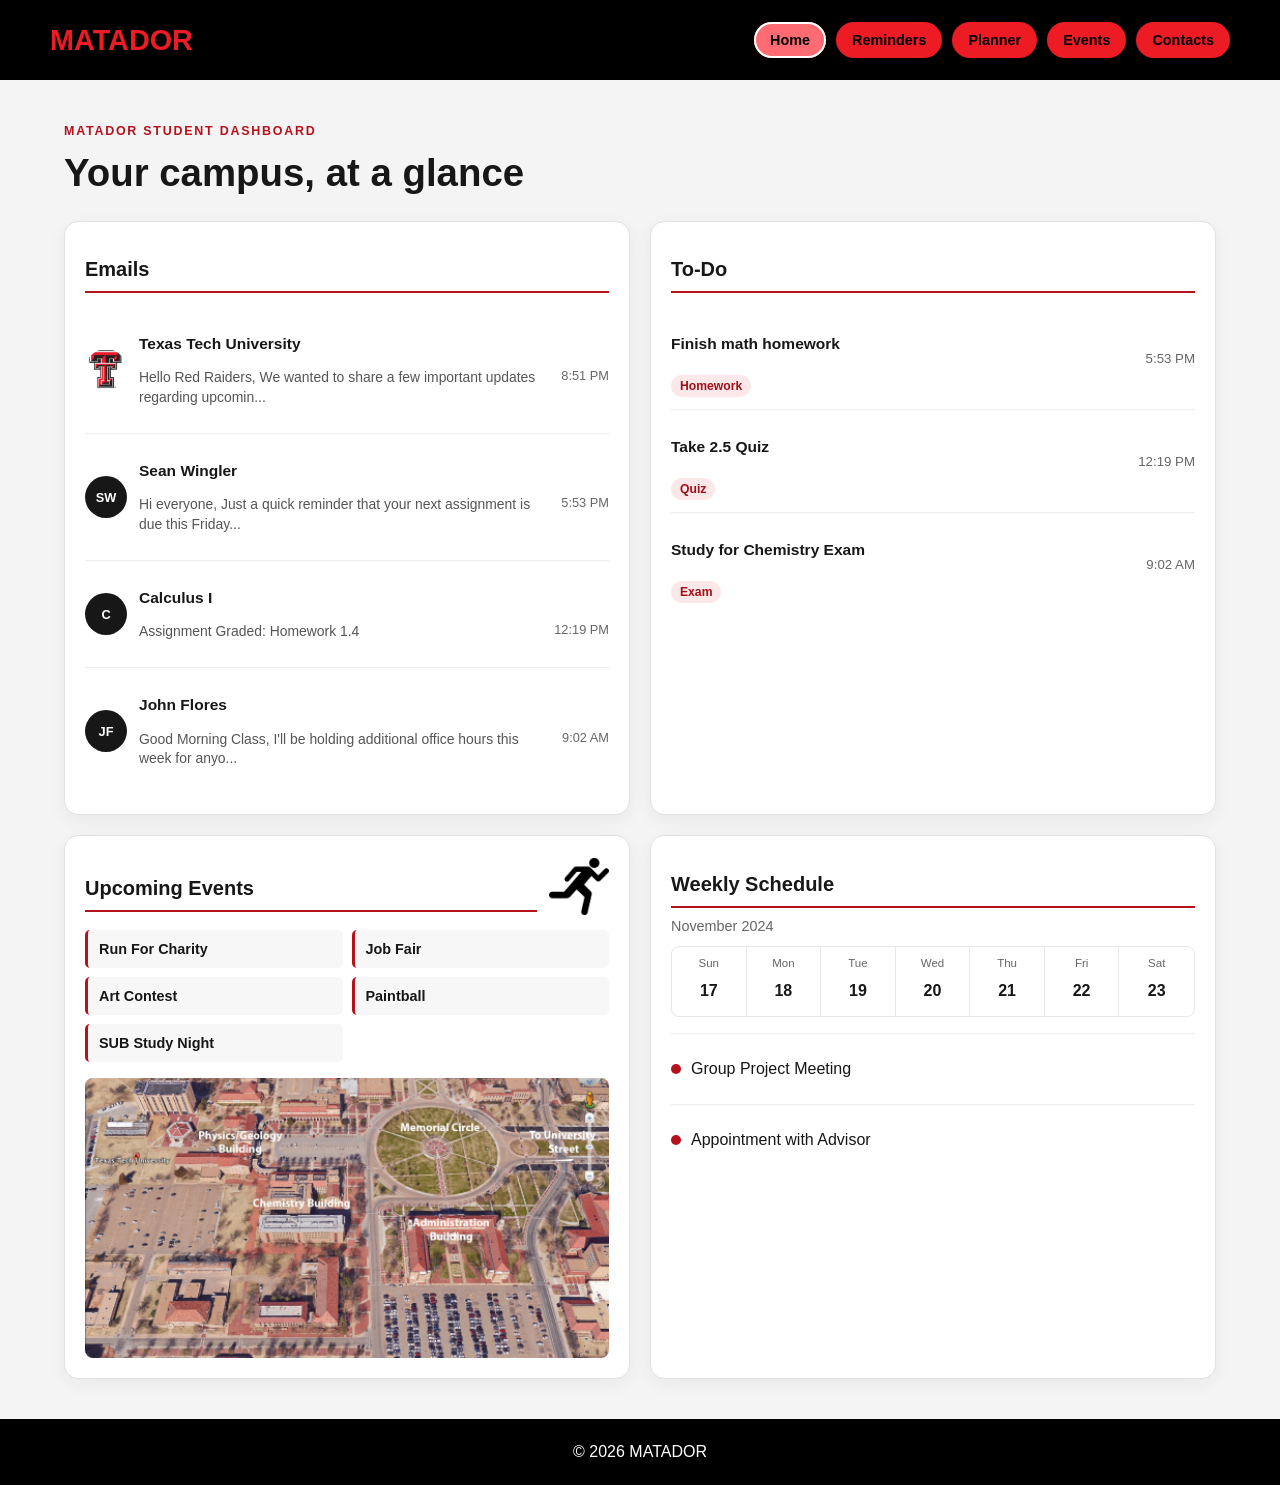
<file: index.html>
<!DOCTYPE html>
<html lang="en">
<head>
    <meta charset="UTF-8">
    <meta name="viewport" content="width=device-width, initial-scale=1.0">
    <title>MATADOR | Home</title>
    <link rel="stylesheet" href="global.css">
    <link rel="stylesheet" href="home.css">
    <link rel="stylesheet" href="shared.css">
</head>
<body>
    <header>
        <nav class="navbar" aria-label="Main navigation">
            <h1 class="logo"><a href="index.html">MATADOR</a></h1>
            <ul class="nav-links">
                <li><a href="index.html" aria-current="page">Home</a></li>
                <li><a href="reminders.html">Reminders</a></li>
                <li><a href="planner.html">Planner</a></li>
                <li><a href="events.html">Events</a></li>
                <li><a href="contacts.html">Contacts</a></li>
            </ul>
        </nav>
    </header>

    <main class="home-dashboard">
        <header class="dashboard-intro">
            <p>MATADOR STUDENT DASHBOARD</p>
            <h1>Your campus, at a glance</h1>
        </header>

        <div class="dashboard-grid">
            <section class="dashboard-card" aria-labelledby="emails-heading">
                <h2 id="emails-heading">Emails</h2>
                <article class="dashboard-item email-item">
                    <img src="images/ttu.png" alt="" class="email-avatar">
                    <div><h3>Texas Tech University</h3><time datetime="20:51">8:51 PM</time>
                        <p>Hello Red Raiders, We wanted to share a few important updates regarding upcomin...</p></div>
                </article>
                <article class="dashboard-item email-item">
                    <span class="email-avatar initials">SW</span>
                    <div><h3>Sean Wingler</h3><time datetime="17:53">5:53 PM</time>
                        <p>Hi everyone, Just a quick reminder that your next assignment is due this Friday...</p></div>
                </article>
                <article class="dashboard-item email-item">
                    <span class="email-avatar initials">C</span>
                    <div><h3>Calculus I</h3><time datetime="12:19">12:19 PM</time>
                        <p>Assignment Graded: Homework 1.4</p></div>
                </article>
                <article class="dashboard-item email-item">
                    <span class="email-avatar initials">JF</span>
                    <div><h3>John Flores</h3><time datetime="09:02">9:02 AM</time>
                        <p>Good Morning Class, I'll be holding additional office hours this week for anyo...</p></div>
                </article>
            </section>

            <section class="dashboard-card" aria-labelledby="todo-heading">
                <h2 id="todo-heading">To-Do</h2>
                <article class="dashboard-item task-item">
                    <div><h3>Finish math homework</h3><span class="task-tag">Homework</span></div>
                    <time datetime="17:53">5:53 PM</time>
                </article>
                <article class="dashboard-item task-item">
                    <div><h3>Take 2.5 Quiz</h3><span class="task-tag">Quiz</span></div>
                    <time datetime="12:19">12:19 PM</time>
                </article>
                <article class="dashboard-item task-item">
                    <div><h3>Study for Chemistry Exam</h3><span class="task-tag">Exam</span></div>
                    <time datetime="09:02">9:02 AM</time>
                </article>
            </section>

            <section class="dashboard-card events-card" aria-labelledby="events-heading">
                <div class="card-heading">
                    <h2 id="events-heading">Upcoming Events</h2>
                    <img src="images/runningman.png" alt="" class="events-illustration">
                </div>
                <ul class="event-list">
                    <li>Run For Charity</li>
                    <li>Job Fair</li>
                    <li>Art Contest</li>
                    <li>Paintball</li>
                    <li>SUB Study Night</li>
                </ul>
                <img class="campus-map" src="images/campusmap.jpg" alt="Map showing upcoming event locations">
            </section>

            <section class="dashboard-card schedule-card" aria-labelledby="schedule-heading">
                <h2 id="schedule-heading">Weekly Schedule</h2>
                <p class="schedule-month">November 2024</p>
                <div class="week-grid" aria-label="Week of November 17 to 23">
                    <div><span>Sun</span><time datetime="2024-11-17">17</time></div>
                    <div><span>Mon</span><time datetime="2024-11-18">18</time></div>
                    <div><span>Tue</span><time datetime="2024-11-19">19</time></div>
                    <div><span>Wed</span><time datetime="2024-11-20">20</time></div>
                    <div><span>Thu</span><time datetime="2024-11-21">21</time></div>
                    <div><span>Fri</span><time datetime="2024-11-22">22</time></div>
                    <div><span>Sat</span><time datetime="2024-11-23">23</time></div>
                </div>
                <article class="schedule-event"><span></span><p>Group Project Meeting</p></article>
                <article class="schedule-event"><span></span><p>Appointment with Advisor</p></article>
            </section>
        </div>
    </main>

    <footer><p>© 2026 MATADOR</p></footer>
</body>
</html>
</file>
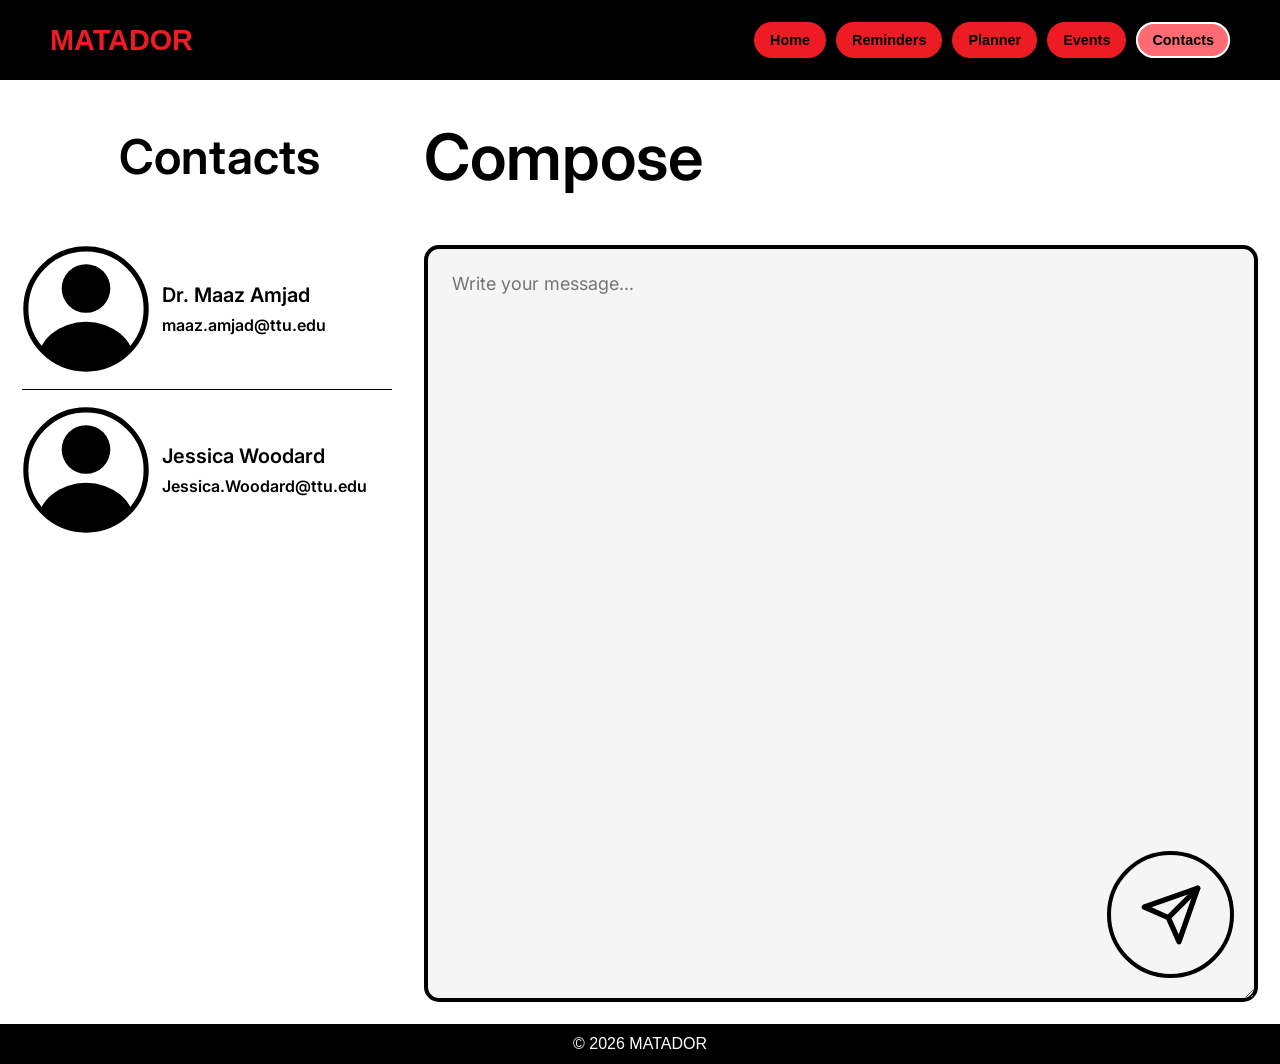
<file: contacts.html>
<!DOCTYPE html>
<html lang="en">
<head>
  <meta charset="UTF-8">
  <meta name="viewport" content="width=device-width, initial-scale=1.0">
  <title>Contacts | MATADOR</title>
  <link rel="preconnect" href="https://fonts.googleapis.com">
  <link rel="preconnect" href="https://fonts.gstatic.com" crossorigin>
  <link rel="stylesheet" href="https://fonts.googleapis.com/css2?family=Inter:wght@400;600&display=swap">
  <link rel="stylesheet" href="global.css">
  <link rel="stylesheet" href="styles.css">
  <link rel="stylesheet" href="shared.css">
</head>
<body class="page-contacts">

  <!-- Navigation bar (same on every page) -->
  <header>
    <nav class="navbar" aria-label="Main navigation">
        <h1 class="logo"><a href="index.html">MATADOR</a></h1>

        <ul class="nav-links">
            <li><a href="index.html">Home</a></li>
            <li><a href="reminders.html">Reminders</a></li>
            <li><a href="planner.html">Planner</a></li>
            <li><a href="events.html">Events</a></li>
            <li><a href="contacts.html" aria-current="page">Contacts</a></li>
        </ul>
    </nav>
  </header>

  <main class="contacts-layout">

    <!-- Left side: contact list -->
    <section class="contacts-section" aria-labelledby="contacts-heading">
      <div class="contacts-header">
        <button class="menu-button" type="button" aria-label="Open contacts menu">
          <span></span>
          <span></span>
          <span></span>
        </button>
        <h1 id="contacts-heading">Contacts</h1>
      </div>

      <ul class="contact-list">
        <li class="contact">
          <img src="images/avatar.svg" alt="Profile picture for Dr. Maaz Amjad" class="avatar">
          <div class="contact-info">
            <p class="contact-name">Dr. Maaz Amjad</p>
            <a href="mailto:maaz.amjad@ttu.edu" class="contact-email">maaz.amjad@ttu.edu</a>
          </div>
        </li>
        <li class="contact">
          <img src="images/avatar.svg" alt="Profile picture for Jessica Woodard" class="avatar">
          <div class="contact-info">
            <p class="contact-name">Jessica Woodard</p>
            <a href="mailto:Jessica.Woodard@ttu.edu" class="contact-email">Jessica.Woodard@ttu.edu</a>
          </div>
        </li>
      </ul>
    </section>

    <!-- Right side: compose box -->
    <section class="compose-section" aria-labelledby="compose-heading">
      <h2 id="compose-heading">Compose</h2>
      <form class="compose-box" action="#">
        <label for="message" class="visually-hidden">Message</label>
        <textarea id="message" name="message" placeholder="Write your message..."></textarea>
        <button type="submit" class="send-button" aria-label="Send message">
          <svg viewBox="0 0 24 24" fill="none" stroke="currentColor" stroke-width="2"
               stroke-linecap="round" stroke-linejoin="round" aria-hidden="true" focusable="false">
            <path d="M22 2 11 13"/>
            <path d="M22 2 15 22 11 13 2 9 22 2z"/>
          </svg>
        </button>
      </form>
    </section>

  </main>

  <!-- Footer (same on every page) -->
  <footer>
        <p>© 2026 MATADOR</p>
    </footer>

</body>
</html>
</file>
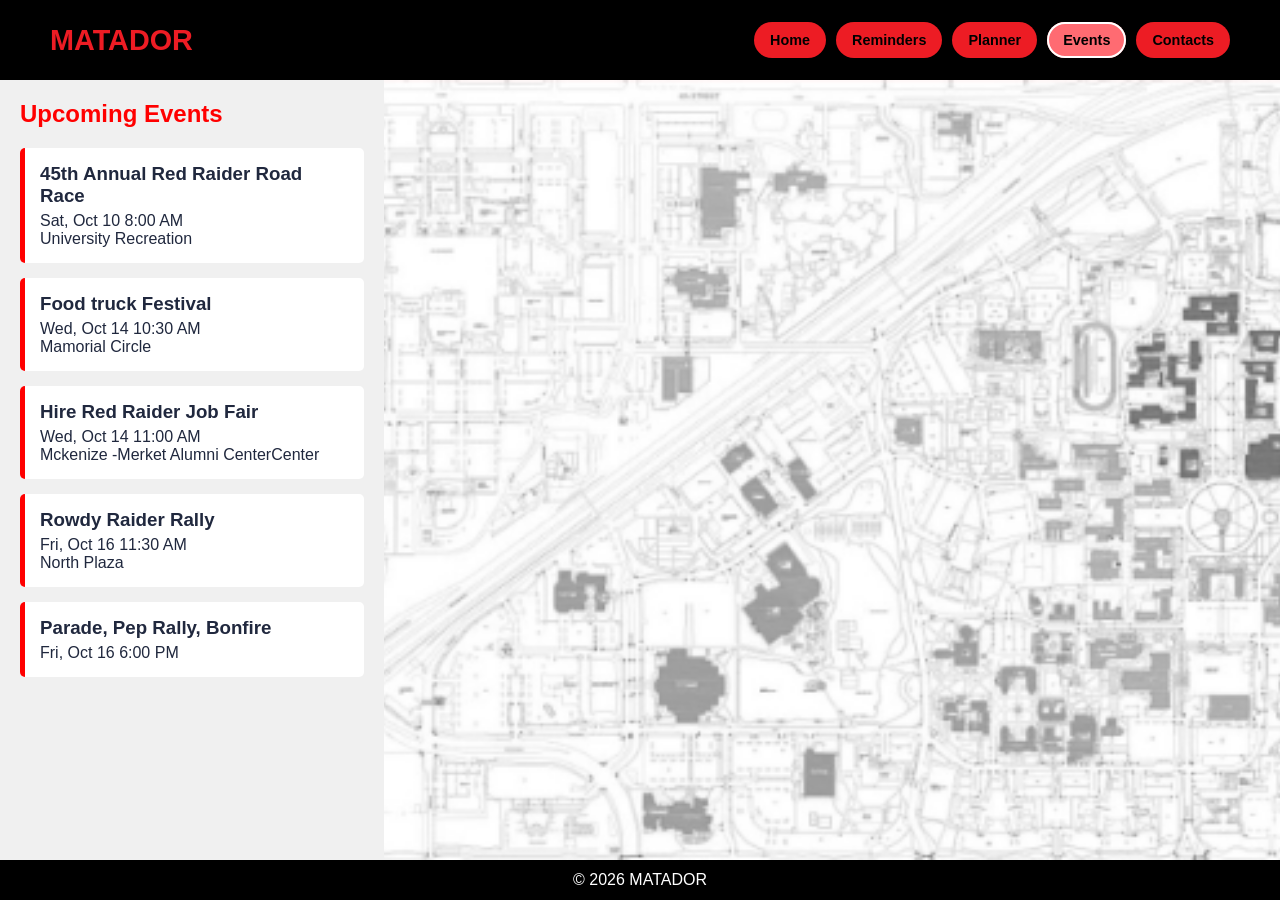
<file: events.html>
<!DOCTYPE html>
<html lang="en">
<head>
    <meta charset="UTF-8">
    <meta name="viewport" content="width=device-width, initial-scale=1.0">
    <title>Events | MATADOR</title>
    <link rel="stylesheet" href="global.css">
    <link rel="stylesheet" href="styles.css">
    <link rel="stylesheet" href="shared.css">
</head>
<body>

    <!-- NAVIGATION BAR -->
    <nav class="navbar" aria-label="Main navigation">

        <h1 class="logo">
            <a href="index.html">MATADOR</a>
        </h1>

        <ul class="nav-links">
            <li><a href="index.html">Home</a></li>
            <li><a href="reminders.html">Reminders</a></li>
            <li><a href="planner.html">Planner</a></li>
            <li><a href="events.html" aria-current="page">Events</a></li>
            <li><a href="contacts.html">Contacts</a></li>
        </ul>

    </nav>

    <!-- MAIN CONTENT -->
    <div class="main-layout">

        <!-- UPCOMING EVENTS -->
        <section class="events-panel">

            <h2>Upcoming Events</h2>

            <div class="event-card">
                <h3>45th Annual Red Raider Road Race</h3>
                <p>Sat, Oct 10  8:00 AM</p>
                <p>University Recreation</p>
            </div>

            <div class="event-card">
                <h3>Food truck Festival</h3>
                <p>Wed, Oct 14  10:30 AM</p>
                <p>Mamorial Circle</p>
            </div>

            <div class="event-card">
                <h3>Hire Red Raider Job Fair</h3>
                <p>Wed, Oct 14  11:00 AM</p>
                <p>Mckenize -Merket Alumni CenterCenter</p>
            </div>

            <div class="event-card">
                <h3>Rowdy Raider Rally</h3>
                <p>Fri, Oct 16  11:30 AM</p>
                <p>North Plaza</p>
            </div>

            <div class="event-card">
                <h3>Parade, Pep Rally, Bonfire</h3>
                <p>Fri, Oct 16  6:00 PM</p>
                <p></p>
            </div>

        </section>

        <!-- CAMPUS MAP -->
        <section class="map-panel">

            <img src="images/ttumap.png"
                 alt="Campus Map">

        </section>

    </div>

    <!-- FOOTER -->
    <footer>
        <p>© 2026 MATADOR</p>
    </footer>

</body>
</html>
</file>
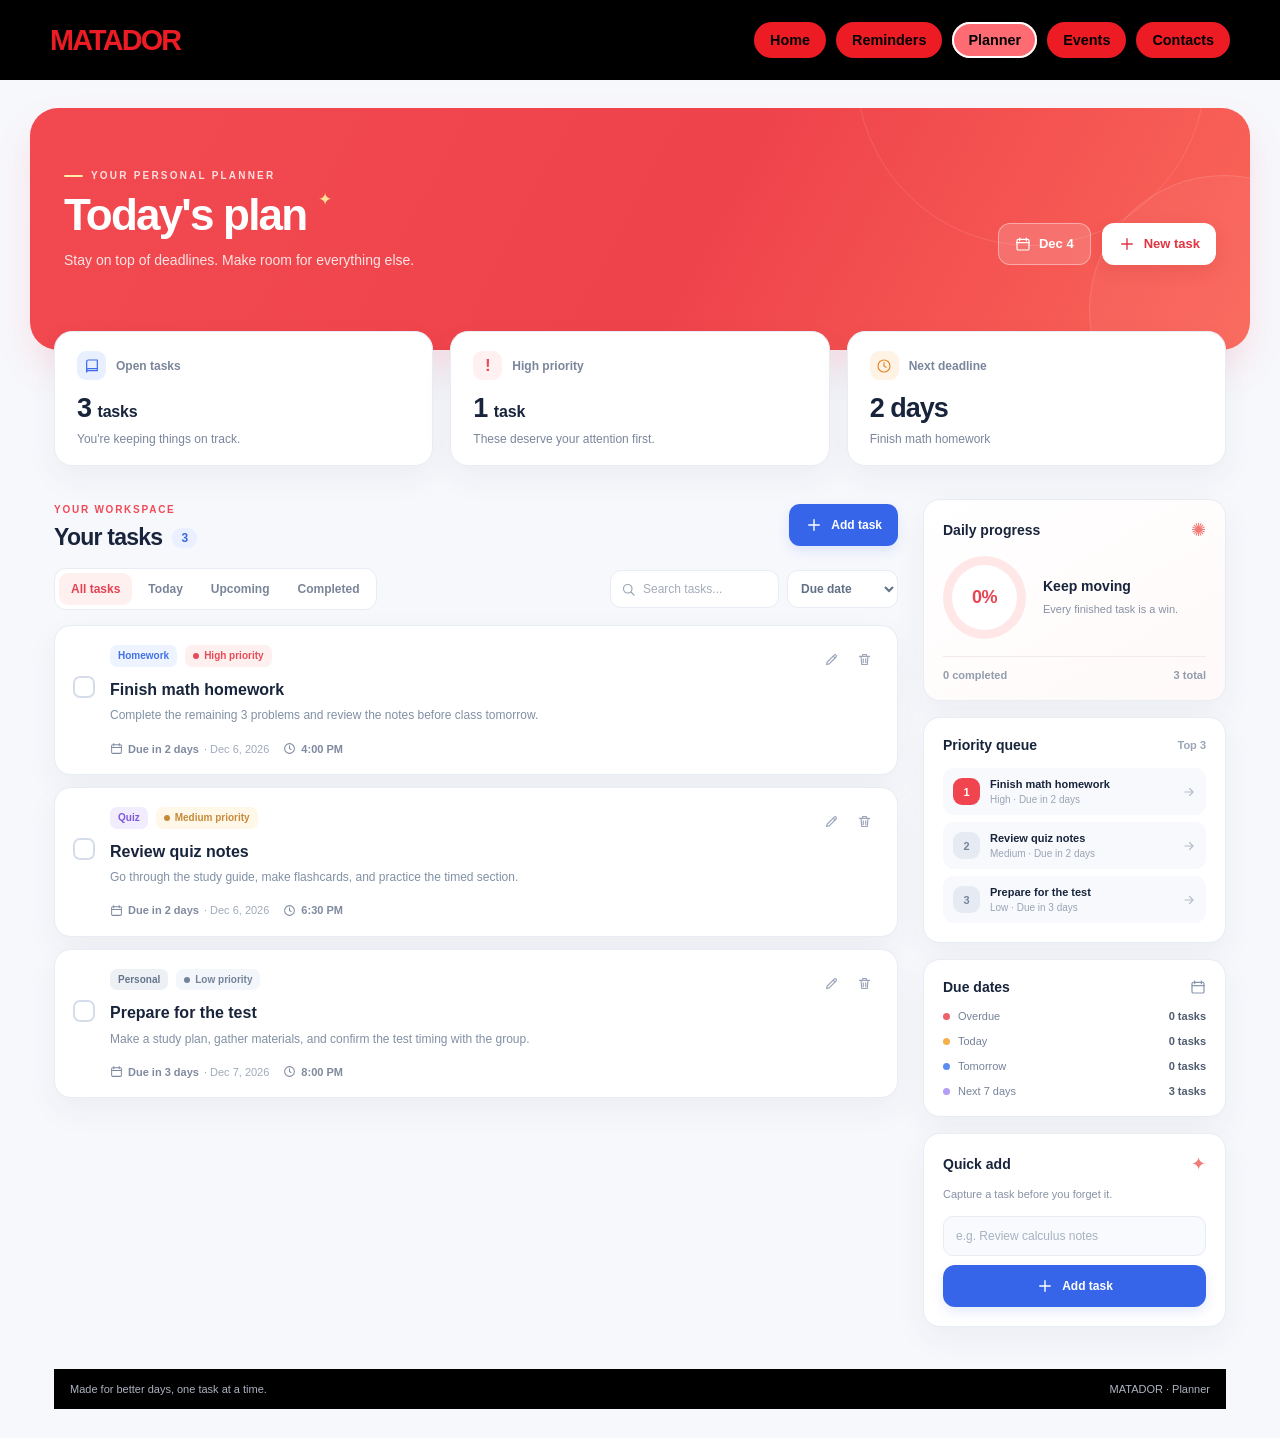
<file: planner.html>
<!DOCTYPE html>
<html lang="en">
<head>
  <meta charset="UTF-8" />
  <meta name="viewport" content="width=device-width, initial-scale=1" />
  <meta name="theme-color" content="#f0444e" />
  <meta name="description" content="A student planner for managing assignments, events, reminders, and deadlines." />
  <title>Planner | MATADOR</title>
  <link rel="stylesheet" href="global.css" />
  <link rel="stylesheet" href="style.css" />
  <link rel="stylesheet" href="shared.css" />
</head>
<body>
  <!-- Shared icons: no external image files or icon packages required. -->
  <svg class="icon-library" xmlns="http://www.w3.org/2000/svg" aria-hidden="true">
    <symbol id="i-calendar" viewBox="0 0 24 24"><rect x="3" y="5" width="18" height="16" rx="2"/><path d="M7 3v4M17 3v4M3 10h18"/></symbol>
    <symbol id="i-plus" viewBox="0 0 24 24"><path d="M12 5v14M5 12h14"/></symbol>
    <symbol id="i-search" viewBox="0 0 24 24"><circle cx="10.8" cy="10.8" r="6.8"/><path d="m16 16 5 5"/></symbol>
    <symbol id="i-pencil" viewBox="0 0 24 24"><path d="m4 20 4.3-1 11-11a2.1 2.1 0 0 0-3-3l-11 11L4 20ZM14.5 6.5l3 3"/></symbol>
    <symbol id="i-trash" viewBox="0 0 24 24"><path d="M4 7h16M9 7V4h6v3M6.5 7l1 13h9l1-13M10 11v6M14 11v6"/></symbol>
    <symbol id="i-clock" viewBox="0 0 24 24"><circle cx="12" cy="12" r="9"/><path d="M12 7v5l3 2"/></symbol>
    <symbol id="i-check" viewBox="0 0 24 24"><path d="m5 12 4.5 4.5L19 7"/></symbol>
    <symbol id="i-arrow" viewBox="0 0 24 24"><path d="M5 12h14m-6-6 6 6-6 6"/></symbol>
    <symbol id="i-book" viewBox="0 0 24 24"><path d="M4 5.5A2.5 2.5 0 0 1 6.5 3H20v16H6.5A2.5 2.5 0 0 0 4 21V5.5ZM4 18.5A2.5 2.5 0 0 1 6.5 16H20"/></symbol>
  </svg>

  <header>
    <nav class="navbar" aria-label="Main navigation">
    <h1 class="logo"><a href="index.html">MATADOR</a></h1>
    <ul class="nav-links">
      <li><a href="index.html">Home</a></li>
      <li><a href="reminders.html">Reminders</a></li>
      <li><a href="planner.html" aria-current="page">Planner</a></li>
      <li><a href="events.html">Events</a></li>
      <li><a href="contacts.html">Contacts</a></li>
    </ul>
    </nav>
  </header>
  <main class="app-shell">
    <section class="hero" aria-label="Planner header">
      <div class="hero-content">
        <div>
          <div class="eyebrow"><span class="eyebrow-line"></span> YOUR PERSONAL PLANNER</div>
          <h1>Today's plan<span class="hero-spark">✦</span></h1>
          <p class="hero-subtitle">Stay on top of deadlines. Make room for everything else.</p>
        </div>
        <div class="hero-actions">
          <button type="button" id="todayButton" class="date-chip" title="Show tasks due today"><svg class="icon"><use href="#i-calendar"/></svg><span id="todayText">Today</span></button>
          <button type="button" class="btn btn-white" id="openAddTask"><svg class="icon"><use href="#i-plus"/></svg> New task</button>
        </div>
      </div>
      <div class="hero-decoration hero-decoration-one"></div>
      <div class="hero-decoration hero-decoration-two"></div>
    </section>

    <section class="summary-row" aria-label="Task overview">
      <div class="summary-card">
        <div class="summary-top"><span class="summary-icon summary-icon-blue"><svg class="icon"><use href="#i-book"/></svg></span><span class="summary-label">Open tasks</span></div>
        <div class="summary-main" id="openCount">0 <span>tasks</span></div>
        <p class="summary-caption" id="openCaption">Your to-do list is ready.</p>
      </div>
      <div class="summary-card">
        <div class="summary-top"><span class="summary-icon summary-icon-red">!</span><span class="summary-label">High priority</span></div>
        <div class="summary-main" id="priorityCount">0 <span>tasks</span></div>
        <p class="summary-caption" id="priorityCaption">Nothing urgent right now.</p>
      </div>
      <div class="summary-card">
        <div class="summary-top"><span class="summary-icon summary-icon-orange"><svg class="icon"><use href="#i-clock"/></svg></span><span class="summary-label">Next deadline</span></div>
        <div class="summary-main" id="nextDeadline">All clear</div>
        <p class="summary-caption" id="deadlineCaption">No upcoming deadlines.</p>
      </div>
    </section>

    <div class="planner-content">
      <section class="tasks-column" aria-labelledby="tasksHeading">
        <div class="section-heading-row">
          <div><span class="section-kicker">YOUR WORKSPACE</span><h2 id="tasksHeading">Your tasks <span class="task-count-pill" id="taskCountPill">0</span></h2></div>
          <button class="btn btn-primary add-inline" type="button" id="addTaskInline"><svg class="icon"><use href="#i-plus"/></svg> Add task</button>
        </div>

        <div class="task-toolbar">
          <div class="tab-row" role="group" aria-label="Filter tasks">
            <button class="tab active" type="button" data-filter="all" aria-pressed="true">All tasks</button>
            <button class="tab" type="button" data-filter="today" aria-pressed="false">Today</button>
            <button class="tab" type="button" data-filter="upcoming" aria-pressed="false">Upcoming</button>
            <button class="tab" type="button" data-filter="completed" aria-pressed="false">Completed</button>
          </div>
          <div class="tools-row">
            <label class="search-box"><svg class="icon"><use href="#i-search"/></svg><span class="sr-only">Search tasks</span><input id="searchInput" type="search" placeholder="Search tasks..." autocomplete="off" /></label>
            <label class="select-wrap"><span class="sr-only">Sort tasks</span><select id="sortSelect"><option value="due">Due date</option><option value="priority">Priority</option><option value="newest">Newest first</option></select></label>
          </div>
        </div>

        <div id="taskList" class="task-list" aria-live="polite"></div>
        <div id="emptyState" class="empty-state" hidden>
          <div class="empty-illustration"><svg class="icon"><use href="#i-check"/></svg></div>
          <h3 id="emptyHeading">Nothing here yet</h3><p id="emptyMessage">Add your first task to get started.</p>
          <button type="button" class="btn btn-primary" id="emptyAddTask"><svg class="icon"><use href="#i-plus"/></svg> Create task</button>
        </div>
        <button type="button" id="clearCompleted" class="clear-completed" hidden>Clear completed tasks</button>
      </section>

      <aside class="sidebar" aria-label="Planner details">
        <div class="side-card focus-card">
          <div class="side-card-heading"><h3>Daily progress</h3><span class="small-emoji">✺</span></div>
          <div class="focus-main">
            <div id="progressRing" class="progress-ring" role="img" aria-label="0 percent complete"><span id="progressValue">0%</span></div>
            <div><strong id="progressHeadline">Keep moving</strong><p id="progressCaption">Check tasks off as you finish them.</p></div>
          </div>
          <div class="progress-footer"><span id="progressDone">0 completed</span><span id="progressTotal">0 total</span></div>
        </div>

        <div class="side-card">
          <div class="side-card-heading"><h3>Priority queue</h3><span class="side-caption">Top 3</span></div>
          <div id="priorityList" class="priority-list"></div>
        </div>

        <div class="side-card">
          <div class="side-card-heading"><h3>Due dates</h3><svg class="icon side-heading-icon"><use href="#i-calendar"/></svg></div>
          <div id="dueList" class="due-list"></div>
        </div>

        <form class="side-card quick-add" id="quickAddForm">
          <div class="side-card-heading"><h3>Quick add</h3><span class="small-emoji">✦</span></div>
          <p>Capture a task before you forget it.</p>
          <label for="quickTitle" class="sr-only">Quick task name</label>
          <input id="quickTitle" type="text" maxlength="100" placeholder="e.g. Review calculus notes" required />
          <button type="submit" class="btn btn-primary btn-full"><svg class="icon"><use href="#i-plus"/></svg> Add task</button>
        </form>
      </aside>
    </div>
    <footer class="footer"><span>Made for better days, one task at a time.</span><span>MATADOR · Planner</span></footer>
  </main>

  <dialog class="task-dialog" id="taskDialog" aria-labelledby="dialogTitle">
    <form id="taskForm" class="task-form">
      <div class="dialog-top"><div><span class="section-kicker">GET ORGANIZED</span><h2 id="dialogTitle">Add a task</h2><p>Give your task a little detail so it's easy to follow.</p></div><button type="button" id="closeDialog" class="close-btn" aria-label="Close task form">×</button></div>
      <label class="field"><span>Task name <span aria-hidden="true">*</span></span><input id="taskTitle" name="title" required maxlength="100" placeholder="What do you need to do?" /></label>
      <label class="field"><span>Description</span><textarea id="taskDescription" name="description" rows="3" maxlength="600" placeholder="Add any notes or details (optional)"></textarea></label>
      <div class="form-grid">
        <label class="field"><span>Category</span><select id="taskCategory" name="category"><option>Homework</option><option>Quiz</option><option>Exam</option><option>Project</option><option>Personal</option><option>Other</option></select></label>
        <label class="field"><span>Priority</span><select id="taskPriority" name="priority"><option>Low</option><option selected>Medium</option><option>High</option></select></label>
        <label class="field"><span>Due date <span aria-hidden="true">*</span></span><input type="date" id="taskDue" name="due" required /></label>
        <label class="field"><span>Reminder time <span class="optional">(optional)</span></span><input type="time" id="taskReminder" name="reminder" /></label>
      </div>
      <div class="dialog-actions"><button type="button" id="cancelDialog" class="btn btn-ghost">Cancel</button><button class="btn btn-primary" type="submit" id="saveTaskButton"><svg class="icon"><use href="#i-check"/></svg> Save task</button></div>
    </form>
  </dialog>
  <div id="toast" class="toast" role="status" aria-live="polite"></div>

  <!-- Everything below powers the planner. No separate JavaScript file needed. -->
  <script>
    (() => {
      'use strict';
      const STORAGE_KEY = 'campusflow.planner.tasks.v1';
      const CATEGORIES = ['Homework', 'Quiz', 'Exam', 'Project', 'Personal', 'Other'];
      const PRIORITIES = ['High', 'Medium', 'Low'];
      const $ = (selector, root = document) => root.querySelector(selector);
      const $$ = (selector, root = document) => [...root.querySelectorAll(selector)];
      const escapeHTML = (value) => String(value ?? '').replace(/[&<>"']/g, ch => ({'&':'&amp;', '<':'&lt;', '>':'&gt;', '"':'&quot;', "'":'&#39;'}[ch]));
      const startOfDay = (date) => new Date(date.getFullYear(), date.getMonth(), date.getDate());
      const localISO = (date) => [date.getFullYear(), String(date.getMonth()+1).padStart(2,'0'), String(date.getDate()).padStart(2,'0')].join('-');
      const dateOffset = (days) => { const date = startOfDay(new Date()); date.setDate(date.getDate()+days); return localISO(date); };
      const dateFromISO = (iso) => { const [y,m,d] = String(iso).split('-').map(Number); return new Date(y,m-1,d); };
      const dayDiff = (iso) => Math.round((dateFromISO(iso) - startOfDay(new Date())) / 86400000);
      const makeId = () => (window.crypto && crypto.randomUUID) ? crypto.randomUUID() : `${Date.now()}-${Math.random().toString(36).slice(2)}`;
      const priorities = {High:0, Medium:1, Low:2};
      const dateLabel = (iso) => { const days = dayDiff(iso); return days < 0 ? `Overdue by ${Math.abs(days)} ${Math.abs(days) === 1 ? 'day':'days'}` : days === 0 ? 'Due today' : days === 1 ? 'Due tomorrow' : `Due in ${days} days`; };
      const friendlyDate = (iso) => dateFromISO(iso).toLocaleDateString(undefined, {month:'short', day:'numeric', year:'numeric'});
      const friendlyTime = (time) => time ? new Date(`2000-01-01T${time}:00`).toLocaleTimeString(undefined, {hour:'numeric', minute:'2-digit'}) : '';
      const seedTasks = () => [
        {id:makeId(), title:'Finish math homework', description:'Complete the remaining 3 problems and review the notes before class tomorrow.', category:'Homework', priority:'High', due:dateOffset(2), reminder:'16:00', completed:false, createdAt:Date.now()-3000},
        {id:makeId(), title:'Review quiz notes', description:'Go through the study guide, make flashcards, and practice the timed section.', category:'Quiz', priority:'Medium', due:dateOffset(2), reminder:'18:30', completed:false, createdAt:Date.now()-2000},
        {id:makeId(), title:'Prepare for the test', description:'Make a study plan, gather materials, and confirm the test timing with the group.', category:'Personal', priority:'Low', due:dateOffset(3), reminder:'20:00', completed:false, createdAt:Date.now()-1000}
      ];
      const validDate = (iso) => /^\d{4}-\d{2}-\d{2}$/.test(iso) && !Number.isNaN(dateFromISO(iso).valueOf()) && localISO(dateFromISO(iso)) === iso;
      const normalizeTask = (value) => {
        if (!value || typeof value !== 'object' || typeof value.title !== 'string' || !validDate(value.due)) return null;
        return {id:String(value.id || makeId()), title:value.title.slice(0,100), description:String(value.description || '').slice(0,600), category:CATEGORIES.includes(value.category) ? value.category:'Other', priority:PRIORITIES.includes(value.priority) ? value.priority:'Medium', due:value.due, reminder:/^([01]\d|2[0-3]):[0-5]\d$/.test(value.reminder || '') ? value.reminder:'', completed:!!value.completed, createdAt:Number(value.createdAt) || Date.now()};
      };
      function loadTasks() {
        try {
          const saved = localStorage.getItem(STORAGE_KEY);
          if (saved !== null) { const data = JSON.parse(saved); if (Array.isArray(data)) return data.map(normalizeTask).filter(Boolean); }
        } catch (error) { console.warn('Could not restore planner tasks:', error); }
        const initial = seedTasks();
        try { localStorage.setItem(STORAGE_KEY, JSON.stringify(initial)); } catch (_) { /* Storage can be disabled. */ }
        return initial;
      }
      let tasks = loadTasks();
      let filter = 'all';
      let search = '';
      let sort = 'due';
      let editingId = null;
      let toastTimer = null;
      function persist() {
        try { localStorage.setItem(STORAGE_KEY, JSON.stringify(tasks)); }
        catch (_) { showToast('Changes are temporary: browser storage is unavailable.'); }
        render();
      }
      function showToast(message) {
        const toast = $('#toast'); toast.textContent = message; toast.classList.add('visible');
        clearTimeout(toastTimer); toastTimer = setTimeout(() => toast.classList.remove('visible'), 3000);
      }
      function filteredTasks() {
        const query = search.trim().toLowerCase();
        return tasks.filter(task => {
          if (filter === 'completed' && !task.completed) return false;
          if (filter === 'today' && (task.completed || dayDiff(task.due) !== 0)) return false;
          if (filter === 'upcoming' && (task.completed || dayDiff(task.due) < 0)) return false;
          if (query && ![task.title, task.description, task.category].join(' ').toLowerCase().includes(query)) return false;
          return true;
        }).sort((a,b) => {
          if (sort === 'newest') return b.createdAt - a.createdAt;
          if (sort === 'priority') return priorities[a.priority]-priorities[b.priority] || a.due.localeCompare(b.due);
          return Number(a.completed)-Number(b.completed) || a.due.localeCompare(b.due) || priorities[a.priority]-priorities[b.priority];
        });
      }
      function taskMarkup(task) {
        const status = task.completed ? 'completed' : (dayDiff(task.due) < 0 ? 'overdue' : '');
        const days = dayDiff(task.due);
        return `<article class="task-card ${status}" data-id="${escapeHTML(task.id)}">
          <label class="task-check-label"><input type="checkbox" class="task-check" aria-label="Mark ${escapeHTML(task.title)} ${task.completed ? 'incomplete':'complete'}" ${task.completed ? 'checked':''} /><span class="task-check-visual"><svg class="icon"><use href="#i-check"/></svg></span></label>
          <div class="task-info">
            <div class="task-meta"><span class="category-pill category-${escapeHTML(task.category.toLowerCase())}">${escapeHTML(task.category)}</span><span class="priority-pill priority-${task.priority.toLowerCase()}"><span class="priority-dot"></span>${escapeHTML(task.priority)} priority</span></div>
            <h3>${escapeHTML(task.title)}</h3>
            ${task.description ? `<p class="task-description">${escapeHTML(task.description)}</p>` : ''}
            <div class="task-bottom"><span class="task-due ${days < 0 && !task.completed ? 'danger' : ''}"><svg class="icon"><use href="#i-calendar"/></svg>${task.completed ? 'Completed' : dateLabel(task.due)} <span class="due-exact">· ${escapeHTML(friendlyDate(task.due))}</span></span>${task.reminder ? `<span class="task-reminder"><svg class="icon"><use href="#i-clock"/></svg>${escapeHTML(friendlyTime(task.reminder))}</span>` : ''}</div>
          </div>
          <div class="task-actions"><button type="button" class="icon-btn edit-task" data-action="edit" aria-label="Edit ${escapeHTML(task.title)}" title="Edit task"><svg class="icon"><use href="#i-pencil"/></svg></button><button type="button" class="icon-btn delete-task" data-action="delete" aria-label="Delete ${escapeHTML(task.title)}" title="Delete task"><svg class="icon"><use href="#i-trash"/></svg></button></div>
        </article>`;
      }
      function render() {
        const active = tasks.filter(task => !task.completed);
        const high = active.filter(task => task.priority === 'High');
        const overdue = active.filter(task => dayDiff(task.due) < 0);
        const upcoming = [...active].sort((a,b) => a.due.localeCompare(b.due) || priorities[a.priority]-priorities[b.priority]);
        $('#openCount').innerHTML = `${active.length} <span>${active.length === 1 ? 'task':'tasks'}</span>`;
        $('#openCaption').textContent = overdue.length ? `${overdue.length} overdue ${overdue.length === 1 ? 'deadline needs':'deadlines need'} attention` : `You're keeping things on track.`;
        $('#priorityCount').innerHTML = `${high.length} <span>${high.length === 1 ? 'task':'tasks'}</span>`;
        $('#priorityCaption').textContent = high.length ? 'These deserve your attention first.' : 'Nothing urgent right now.';
        $('#nextDeadline').textContent = upcoming.length ? (dayDiff(upcoming[0].due) < 0 ? 'Overdue' : dayDiff(upcoming[0].due) === 0 ? 'Today' : dayDiff(upcoming[0].due) === 1 ? 'Tomorrow' : `${dayDiff(upcoming[0].due)} days`) : 'All clear';
        $('#deadlineCaption').textContent = upcoming.length ? upcoming[0].title : 'No upcoming deadlines.';
        $('#taskCountPill').textContent = tasks.length;
        const visible = filteredTasks();
        $('#taskList').innerHTML = visible.map(taskMarkup).join('');
        $('#emptyState').hidden = visible.length !== 0;
        const messages = {all:['No tasks yet','Add a task to start organizing your week.'], today:['All clear today','You have no open tasks due today.'], upcoming:['No upcoming tasks','You have no future tasks waiting.'], completed:['No completed tasks','Finish a task and it will appear here.']};
        $('#emptyHeading').textContent = search ? 'No matching tasks' : messages[filter][0];
        $('#emptyMessage').textContent = search ? 'Try a different search term.' : messages[filter][1];
        $('#emptyAddTask').hidden = !!search;
        $('#clearCompleted').hidden = !tasks.some(task => task.completed);
        $$('.tab').forEach(tab => { const selected = tab.dataset.filter === filter; tab.classList.toggle('active', selected); tab.setAttribute('aria-pressed', String(selected)); });
        const done = tasks.filter(task => task.completed).length;
        const percent = tasks.length ? Math.round(done / tasks.length * 100) : 0;
        $('#progressRing').style.setProperty('--progress', `${percent}%`);
        $('#progressRing').setAttribute('aria-label', `${percent} percent complete`);
        $('#progressValue').textContent = `${percent}%`;
        $('#progressDone').textContent = `${done} completed`;
        $('#progressTotal').textContent = `${tasks.length} total`;
        $('#progressHeadline').textContent = percent === 100 && tasks.length ? 'You did it!' : percent >= 50 ? 'Great momentum!' : 'Keep moving';
        $('#progressCaption').textContent = percent === 100 && tasks.length ? 'Everything is checked off.' : 'Every finished task is a win.';
        const queue = [...active].sort((a,b) => priorities[a.priority]-priorities[b.priority] || a.due.localeCompare(b.due)).slice(0,3);
        $('#priorityList').innerHTML = queue.length ? queue.map((task,index) => `<button type="button" class="priority-item" data-jump-id="${escapeHTML(task.id)}"><span class="priority-rank ${index === 0 ? 'top-rank':''}">${index+1}</span><span class="priority-details"><strong>${escapeHTML(task.title)}</strong><small>${escapeHTML(task.priority)} · ${escapeHTML(dateLabel(task.due))}</small></span><svg class="icon arrow-icon"><use href="#i-arrow"/></svg></button>`).join('') : '<p class="side-empty">No open tasks in your priority queue.</p>';
        const ranges = [
          ['Overdue',active.filter(t => dayDiff(t.due)<0).length,'red'],
          ['Today',active.filter(t => dayDiff(t.due)===0).length,'orange'],
          ['Tomorrow',active.filter(t => dayDiff(t.due)===1).length,'blue'],
          ['Next 7 days',active.filter(t => dayDiff(t.due)>=2 && dayDiff(t.due)<=7).length,'purple']
        ];
        $('#dueList').innerHTML = ranges.map(([label,count,color]) => `<div class="due-row"><span><i class="due-dot due-${color}"></i>${label}</span><strong>${count} ${count === 1 ? 'task':'tasks'}</strong></div>`).join('');
      }
      function setFilter(nextFilter) { filter = nextFilter; render(); }
      function openTaskDialog(task = null) {
        editingId = task ? task.id : null;
        $('#dialogTitle').textContent = task ? 'Edit task' : 'Add a task';
        $('#saveTaskButton').innerHTML = `<svg class="icon"><use href="#i-check"/></svg>${task ? 'Save changes' : 'Save task'}`;
        $('#taskForm').reset();
        $('#taskTitle').value = task?.title || '';
        $('#taskDescription').value = task?.description || '';
        $('#taskCategory').value = task?.category || 'Homework';
        $('#taskPriority').value = task?.priority || 'Medium';
        $('#taskDue').value = task?.due || dateOffset(1);
        $('#taskReminder').value = task?.reminder || '';
        $('#taskDialog').showModal();
        $('#taskTitle').focus();
      }
      function closeTaskDialog() { $('#taskDialog').close(); }
      $('#openAddTask').addEventListener('click', () => openTaskDialog());
      $('#addTaskInline').addEventListener('click', () => openTaskDialog());
      $('#emptyAddTask').addEventListener('click', () => openTaskDialog());
      $('#closeDialog').addEventListener('click', closeTaskDialog);
      $('#cancelDialog').addEventListener('click', closeTaskDialog);
      $('#taskDialog').addEventListener('click', event => { if (event.target === $('#taskDialog')) closeTaskDialog(); });
      $('#taskForm').addEventListener('submit', event => {
        event.preventDefault();
        const title = $('#taskTitle').value.trim();
        const due = $('#taskDue').value;
        if (!title || !validDate(due)) return;
        const details = {title, description:$('#taskDescription').value.trim(), category:$('#taskCategory').value, priority:$('#taskPriority').value, due, reminder:$('#taskReminder').value};
        const current = editingId ? tasks.find(task => task.id === editingId) : null;
        if (current) Object.assign(current, details);
        else tasks.unshift({id:makeId(), ...details, completed:false, createdAt:Date.now()});
        closeTaskDialog();
        setFilter('all');
        search = ''; $('#searchInput').value = '';
        persist();
        showToast(current ? 'Task updated.' : 'Task added to your planner.');
      });
      $('#taskList').addEventListener('change', event => {
        const checkbox = event.target.closest('.task-check');
        if (!checkbox) return;
        const task = tasks.find(item => item.id === checkbox.closest('[data-id]').dataset.id);
        if (!task) return;
        task.completed = checkbox.checked;
        persist(); showToast(task.completed ? 'Nice work! Task completed.' : 'Task moved back to your list.');
      });
      $('#taskList').addEventListener('click', event => {
        const button = event.target.closest('[data-action]');
        if (!button) return;
        const id = button.closest('[data-id]').dataset.id;
        const task = tasks.find(item => item.id === id);
        if (!task) return;
        if (button.dataset.action === 'edit') openTaskDialog(task);
        if (button.dataset.action === 'delete' && window.confirm(`Delete "${task.title}"?`)) {
          tasks = tasks.filter(item => item.id !== id); persist(); showToast('Task deleted.');
        }
      });
      $('#quickAddForm').addEventListener('submit', event => {
        event.preventDefault();
        const title = $('#quickTitle').value.trim();
        if (!title) return;
        tasks.unshift({id:makeId(), title, description:'', category:'Personal', priority:'Medium', due:dateOffset(0), reminder:'', completed:false, createdAt:Date.now()});
        $('#quickTitle').value = '';
        search = ''; $('#searchInput').value = '';
        setFilter('all'); persist(); showToast('Quick task added for today.');
      });
      $$('.tab').forEach(tab => tab.addEventListener('click', () => setFilter(tab.dataset.filter)));
      $('#todayButton').addEventListener('click', () => { search=''; $('#searchInput').value=''; setFilter('today'); $('#tasksHeading').scrollIntoView({behavior:'smooth',block:'start'}); });
      $('#searchInput').addEventListener('input', event => { search=event.target.value; render(); });
      $('#sortSelect').addEventListener('change', event => { sort=event.target.value; render(); });
      $('#priorityList').addEventListener('click', event => {
        const item = event.target.closest('[data-jump-id]'); if (!item) return;
        setFilter('all'); search=''; $('#searchInput').value=''; render();
        const card = $$('.task-card').find(element => element.dataset.id === item.dataset.jumpId);
        if (card) { card.scrollIntoView({behavior:'smooth',block:'center'}); card.classList.add('highlight'); setTimeout(() => card.classList.remove('highlight'), 1600); }
      });
      $('#clearCompleted').addEventListener('click', () => {
        const count = tasks.filter(task => task.completed).length;
        if (!count || !window.confirm(`Permanently delete ${count} completed ${count === 1 ? 'task':'tasks'}?`)) return;
        tasks = tasks.filter(task => !task.completed); persist(); showToast('Completed tasks cleared.');
      });
      $('#todayText').textContent = new Date().toLocaleDateString(undefined, {month:'short', day:'numeric'});
      render();
    })();
  </script>
</body>
</html>
</file>
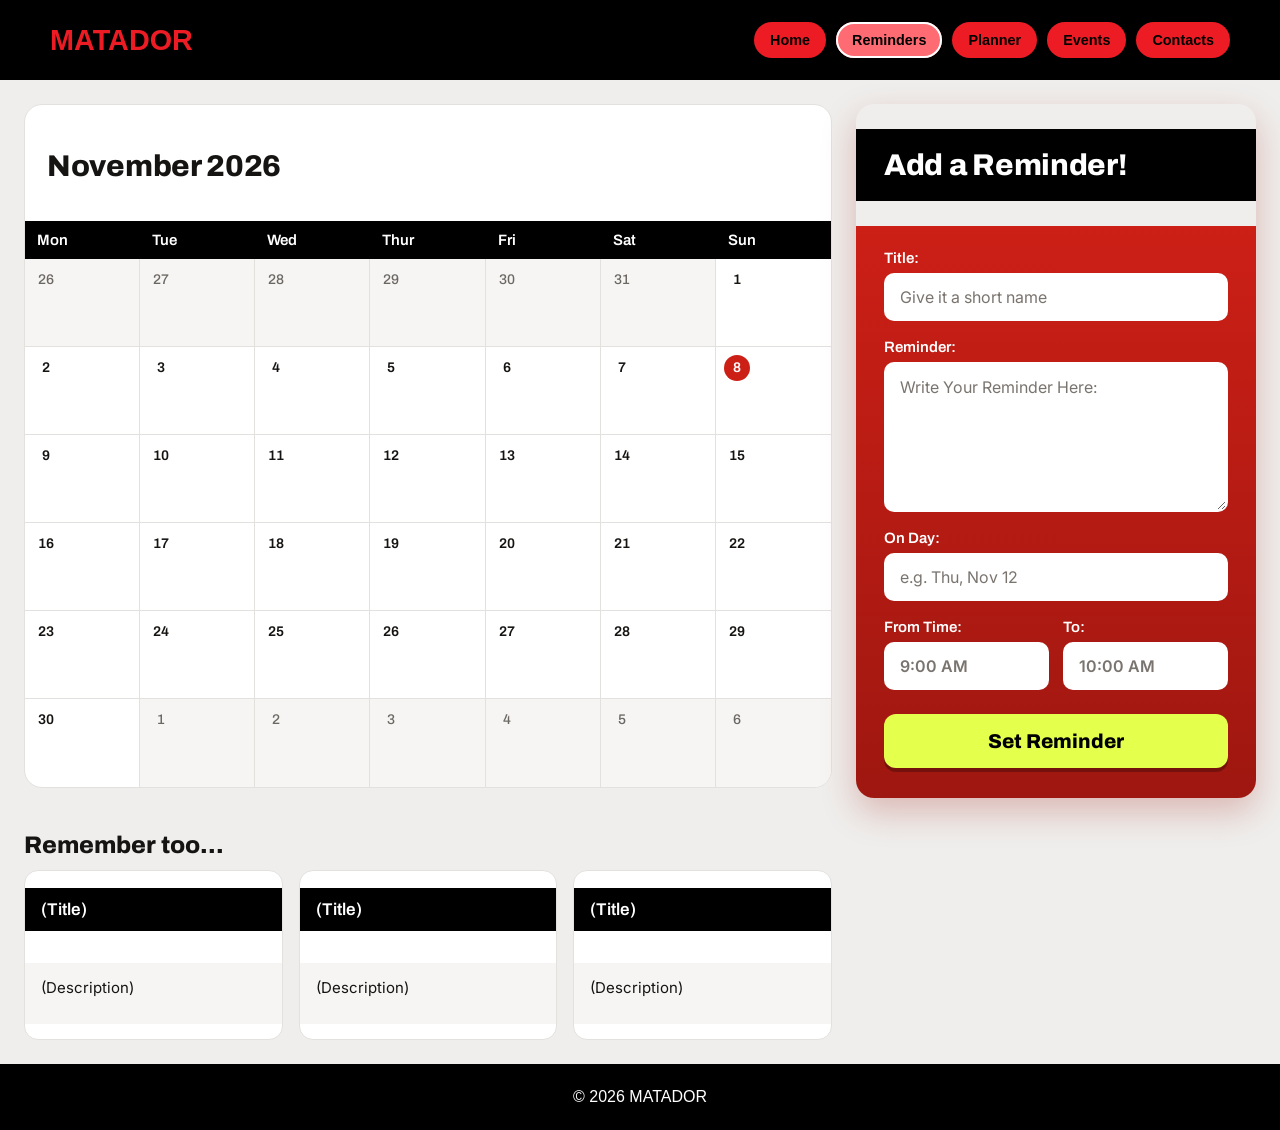
<file: reminders.html>
<!DOCTYPE html>
<html lang="en">
<head>
<meta charset="UTF-8">
<meta name="viewport" content="width=device-width, initial-scale=1, viewport-fit=cover">
<title>Reminders | MATADOR</title>
<link rel="preconnect" href="https://fonts.googleapis.com">
<link rel="preconnect" href="https://fonts.gstatic.com" crossorigin>
<link href="https://fonts.googleapis.com/css2?family=Archivo:wght@500;600;700;800&family=Inter:wght@400;500;600&display=swap" rel="stylesheet">
<link rel="stylesheet" href="global.css">
<link rel="stylesheet" href="reminders.css">
<link rel="stylesheet" href="shared.css">
</head>
<body>
<!-- NAVIGATION BAR -->
<nav class="navbar" aria-label="Main navigation">

  <h1 class="logo">
    <a href="index.html">MATADOR</a>
  </h1>

  <ul class="nav-links">
    <li><a href="index.html">Home</a></li>
    <li><a href="reminders.html" aria-current="page">Reminders</a></li>
    <li><a href="planner.html">Planner</a></li>
    <li><a href="events.html">Events</a></li>
    <li><a href="contacts.html">Contacts</a></li>
  </ul>

</nav>

<main class="layout">
  <section class="left">
    <div class="calendar">
      <div class="cal-top"><h1>November 2026</h1></div>
      <div class="weekdays"><span>Mon</span><span>Tue</span><span>Wed</span><span>Thur</span><span>Fri</span><span>Sat</span><span>Sun</span></div>
      <div class="grid">
        <div class="cell out"><span class="d">26</span></div>
        <div class="cell out"><span class="d">27</span></div>
        <div class="cell out"><span class="d">28</span></div>
        <div class="cell out"><span class="d">29</span></div>
        <div class="cell out"><span class="d">30</span></div>
        <div class="cell out"><span class="d">31</span></div>
        <div class="cell"><span class="d">1</span></div>
        <div class="cell"><span class="d">2</span></div>
        <div class="cell"><span class="d">3</span></div>
        <div class="cell"><span class="d">4</span></div>
        <div class="cell"><span class="d">5</span></div>
        <div class="cell"><span class="d">6</span></div>
        <div class="cell"><span class="d">7</span></div>
        <div class="cell today"><span class="d">8</span></div>
        <div class="cell"><span class="d">9</span></div>
        <div class="cell"><span class="d">10</span></div>
        <div class="cell"><span class="d">11</span></div>
        <div class="cell"><span class="d">12</span></div>
        <div class="cell"><span class="d">13</span></div>
        <div class="cell"><span class="d">14</span></div>
        <div class="cell"><span class="d">15</span></div>
        <div class="cell"><span class="d">16</span></div>
        <div class="cell"><span class="d">17</span></div>
        <div class="cell"><span class="d">18</span></div>
        <div class="cell"><span class="d">19</span></div>
        <div class="cell"><span class="d">20</span></div>
        <div class="cell"><span class="d">21</span></div>
        <div class="cell"><span class="d">22</span></div>
        <div class="cell"><span class="d">23</span></div>
        <div class="cell"><span class="d">24</span></div>
        <div class="cell"><span class="d">25</span></div>
        <div class="cell"><span class="d">26</span></div>
        <div class="cell"><span class="d">27</span></div>
        <div class="cell"><span class="d">28</span></div>
        <div class="cell"><span class="d">29</span></div>
        <div class="cell"><span class="d">30</span></div>
        <div class="cell out"><span class="d">1</span></div>
        <div class="cell out"><span class="d">2</span></div>
        <div class="cell out"><span class="d">3</span></div>
        <div class="cell out"><span class="d">4</span></div>
        <div class="cell out"><span class="d">5</span></div>
        <div class="cell out"><span class="d">6</span></div>
      </div>
    </div>

    <div class="remember">
      <h2>Remember too...</h2>
      <div class="cards">
        <article class="card"><h3>(Title)</h3><p>(Description)</p></article>
        <article class="card"><h3>(Title)</h3><p>(Description)</p></article>
        <article class="card"><h3>(Title)</h3><p>(Description)</p></article>
      </div>
    </div>
  </section>

  <aside class="add-reminder">
    <h2>Add a Reminder!</h2>
    <form class="panel">
      <label class="field"><span>Title:</span><input type="text" placeholder="Give it a short name"></label>
      <label class="field"><span>Reminder:</span><textarea placeholder="Write Your Reminder Here:"></textarea></label>
      <label class="field"><span>On Day:</span><input type="text" placeholder="e.g. Thu, Nov 12"></label>
      <div class="time-row">
        <label class="field"><span>From Time:</span><input type="text" placeholder="9:00 AM"></label>
        <label class="field"><span>To:</span><input type="text" placeholder="10:00 AM"></label>
      </div>
      <button type="button" class="set-btn">Set Reminder</button>
    </form>
  </aside>
</main>

<footer>
  <p>© 2026 MATADOR</p>
</footer>

</body>
</html>
</file>
<file: global.css>
/* Global defaults shared by any team page that imports this file. */
*, *::before, *::after { box-sizing: border-box; }
:root { font-family: Inter, ui-sans-serif, -apple-system, BlinkMacSystemFont, "Segoe UI", sans-serif; color: #20283e; background: #f7f8fc; font-synthesis: none; }
html { min-width: 320px; scroll-behavior: smooth; }
body { margin: 0; min-height: 100vh; }
button, input, select, textarea { font: inherit; }
button { cursor: pointer; }
a { color: inherit; text-decoration: none; }
img, svg { display: block; }
:focus-visible { outline: 3px solid #527af5; outline-offset: 3px; }
[hidden] { display: none !important; }
</file>
<file: home.css>
body {
    display: flex;
    flex-direction: column;
    background: #f4f4f5;
    color: #171717;
}

.home-dashboard {
    width: min(1200px, 100%);
    margin: 0 auto;
    padding: 32px 24px 40px;
}

.dashboard-intro {
    margin-bottom: 24px;
}

.dashboard-intro p {
    color: #b5121b;
    font-size: 0.78rem;
    font-weight: 800;
    letter-spacing: 0.14em;
}

.dashboard-intro h1 {
    margin-top: 6px;
    font-size: clamp(1.7rem, 3vw, 2.4rem);
}

.dashboard-grid {
    display: grid;
    grid-template-columns: repeat(2, minmax(0, 1fr));
    gap: 20px;
}

.dashboard-card {
    min-width: 0;
    padding: 20px;
    border: 1px solid #e1e1e1;
    border-radius: 14px;
    background: #fff;
    box-shadow: 0 5px 18px rgb(0 0 0 / 5%);
}

.dashboard-card h2 {
    margin-bottom: 14px;
    padding-bottom: 10px;
    border-bottom: 2px solid #b5121b;
    font-size: 1.25rem;
}

.dashboard-item {
    display: flex;
    align-items: center;
    justify-content: space-between;
    gap: 12px;
    padding: 12px 0;
    border-bottom: 1px solid #ededed;
}

.dashboard-item:last-child {
    border-bottom: 0;
}

.email-item {
    justify-content: flex-start;
}

.email-item > div {
    min-width: 0;
    flex: 1;
}

.email-item h3,
.task-item h3 {
    font-size: 0.97rem;
}

.email-item time {
    float: right;
    margin-left: 8px;
    color: #666;
    font-size: 0.8rem;
}

.email-item p {
    margin-top: 5px;
    color: #555;
    font-size: 0.87rem;
    line-height: 1.4;
}

.email-avatar {
    width: 42px;
    height: 42px;
    flex: 0 0 42px;
    border-radius: 50%;
    object-fit: cover;
}

.initials {
    display: grid;
    place-items: center;
    background: #171717;
    color: #fff;
    font-size: 0.8rem;
    font-weight: 700;
}

.task-item time {
    flex: 0 0 auto;
    color: #666;
    font-size: 0.83rem;
}

.task-tag {
    display: inline-block;
    margin-top: 7px;
    padding: 4px 9px;
    border-radius: 999px;
    background: #fce8e9;
    color: #a20e17;
    font-size: 0.76rem;
    font-weight: 700;
}

.events-card .card-heading {
    display: flex;
    align-items: center;
    justify-content: space-between;
}

.events-card .card-heading h2 {
    flex: 1;
}

.events-illustration {
    width: 60px;
    height: 60px;
    margin: 0 0 14px 12px;
    object-fit: contain;
}

.event-list {
    display: grid;
    grid-template-columns: repeat(2, minmax(0, 1fr));
    gap: 9px;
    margin: 0 0 16px;
    padding: 0;
    list-style: none;
}

.event-list li {
    padding: 11px;
    border-left: 3px solid #b5121b;
    border-radius: 5px;
    background: #f7f7f7;
    font-size: 0.9rem;
    font-weight: 650;
}

.campus-map {
    display: block;
    width: 100%;
    max-height: 280px;
    border-radius: 8px;
    object-fit: cover;
}

.schedule-month {
    margin: -4px 0 12px;
    color: #666;
    font-size: 0.9rem;
}

.week-grid {
    display: grid;
    grid-template-columns: repeat(7, minmax(0, 1fr));
    margin-bottom: 16px;
    border: 1px solid #e7e7e7;
    border-radius: 8px;
    overflow: hidden;
}

.week-grid > div {
    display: grid;
    justify-items: center;
    gap: 7px;
    padding: 10px 3px;
    border-right: 1px solid #e7e7e7;
}

.week-grid > div:last-child {
    border-right: 0;
}

.week-grid span {
    color: #666;
    font-size: 0.72rem;
}

.week-grid time {
    display: grid;
    place-items: center;
    width: 30px;
    height: 30px;
    border-radius: 50%;
    font-weight: 700;
}

.schedule-event {
    display: flex;
    align-items: center;
    gap: 10px;
    padding: 10px 0;
    border-top: 1px solid #ededed;
}

.schedule-event > span {
    width: 10px;
    height: 10px;
    flex: 0 0 10px;
    border-radius: 50%;
    background: #b5121b;
}

@media (max-width: 700px) {
    .home-dashboard {
        padding: 24px 16px 30px;
    }

    .dashboard-grid {
        grid-template-columns: 1fr;
        gap: 14px;
    }

    .dashboard-card {
        padding: 16px;
    }
}

@media (max-width: 380px) {
    .event-list {
        grid-template-columns: 1fr;
    }

    .week-grid > div {
        padding: 8px 1px;
    }

    .week-grid span {
        font-size: 0.65rem;
    }
}
</file>
<file: shared.css>
.navbar {
    position: relative;
    z-index: 10;
    display: flex;
    min-height: 80px;
    align-items: center;
    justify-content: space-between;
    gap: 24px;
    padding: 12px clamp(18px, 4vw, 50px);
    background: #000;
    font-family: Arial, sans-serif;
}

.logo {
    flex: 0 0 auto;
    margin: 0;
    font-size: 1.8rem;
    line-height: 1;
}

.navbar .logo {
    margin: 0;
}

.logo a {
    color: #ed1c24;
    font-weight: 800;
    text-decoration: none;
}

.nav-links {
    display: flex;
    width: auto;
    flex-wrap: wrap;
    align-items: center;
    justify-content: flex-end;
    gap: 10px;
    margin: 0;
    padding: 0;
    list-style: none;
}

.nav-links a {
    display: inline-block;
    padding: 10px 16px;
    border-radius: 999px;
    background: #ed1c24;
    color: #000;
    font-size: 0.9rem;
    font-weight: 700;
    text-decoration: none;
    transition: background-color 0.18s ease, color 0.18s ease;
}

.nav-links a:hover,
.nav-links a[aria-current="page"] {
    background: #fff;
    color: #b5121b;
}

.nav-links a[aria-current="page"] {
    background: #ff6b72;
    color: #000;
    box-shadow: inset 0 0 0 2px #fff;
}

.navbar a:focus-visible {
    outline: 3px solid #fff;
    outline-offset: 3px;
}

footer {
    display: flex;
    min-height: 40px;
    align-items: center;
    justify-content: center;
    padding: 8px 16px;
    background: #000;
    color: #fff;
    font-family: Arial, sans-serif;
    text-align: center;
}

@media (max-width: 700px) {
    .navbar {
        flex-direction: column;
        align-items: flex-start;
        gap: 14px;
        padding: 16px;
    }

    .logo {
        font-size: 1.6rem;
    }

    .nav-links {
        width: 100%;
        justify-content: flex-start;
        gap: 8px;
    }

    .nav-links a {
        padding: 9px 12px;
        font-size: 0.82rem;
    }
}
</file>
<file: styles.css>
/* RESET */

*{
    margin:0;
    padding:0;
    box-sizing:border-box;
}

/* BODY */

body{
    font-family:Arial, sans-serif;
    background:white;
}

/* MAIN SECTION */

.main-layout{
    display:flex;
    min-height:calc(100vh - 120px);
}

/* EVENTS COLUMN */

.events-panel{
    width:30%;

    background:#f0f0f0;

    padding:20px;

    overflow-y:auto;
}

.events-panel h2{
    color:red;
    margin-bottom:20px;
}

/* EVENT CARDS */

.event-card{
    background:white;

    border-left:5px solid red;

    padding:15px;

    margin-bottom:15px;

    border-radius:5px;
}

.event-card h3{
    margin-bottom:5px;
}

/* MAP SECTION */

.map-panel{
    width:70%;
}

.map-panel img{
    width:100%;
    height:100%;

    object-fit:cover;
}

/* CONTACTS PAGE */

@media (max-width: 760px) {
    .main-layout {
        flex-direction: column;
    }

    .events-panel,
    .map-panel {
        width: 100%;
    }

    .map-panel img {
        max-height: 55vh;
    }
}

.page-contacts {
  margin: 0;
  font-family: "Inter", Helvetica, Arial, sans-serif;
  color: #000000;
  background: #ffffff;
}

.page-contacts * {
  box-sizing: border-box;
}

/* Hides the "Message" label visually but keeps it for screen readers */
.page-contacts .visually-hidden {
  position: absolute;
  width: 1px;
  height: 1px;
  overflow: hidden;
  clip: rect(0, 0, 0, 0);
  white-space: nowrap;
}

/* ---------- Layout: contact list on the left, compose on the right ---------- */
.page-contacts .contacts-layout {
  display: grid;
  grid-template-columns: minmax(300px, 370px) 1fr;
  gap: 32px;
  padding: 22px;
}

/* Hamburger icon + "Contacts" heading */
.page-contacts .contacts-header {
  display: flex;
  align-items: center;
  gap: 24px;
  min-height: 111px;
}

.page-contacts .menu-button {
  flex-shrink: 0;
  display: flex;
  flex-direction: column;
  justify-content: space-between;
  width: 73px;
  height: 50px;
  padding: 0;
  background: none;
  border: none;
  cursor: pointer;
}

.page-contacts .menu-button span {
  display: block;
  height: 5px;
  background: #000000;
}

.page-contacts .menu-button:focus-visible {
  outline: 3px solid #ff0000;
  outline-offset: 4px;
}

/* Headings: "Contacts" is 48px and "Compose" is 64px in Figma */
.page-contacts .contacts-section h1,
.page-contacts .compose-section h2 {
  margin: 0;
  font-weight: 600;
  line-height: 1.1;
}

.page-contacts .contacts-section h1 {
  font-size: 48px;
}

.page-contacts .compose-section h2 {
  display: flex;
  align-items: center;
  min-height: 111px;
  font-size: 64px;
}

/* ---------- Contact list ---------- */
.page-contacts .contact-list {
  list-style: none;
  margin: 32px 0 0;
  padding: 0;
}

.page-contacts .contact {
  display: flex;
  align-items: center;
  gap: 12px;
  padding: 16px 0;
}

.page-contacts .contact:first-child {
  padding-top: 0;
}

/* Divider line between contacts */
.page-contacts .contact + .contact {
  border-top: 1px solid #000000;
}

.page-contacts .avatar {
  flex-shrink: 0;
  width: 128px;
  height: 128px;
}

.page-contacts .contact-name {
  margin: 0 0 8px;
  font-size: 20px;
  font-weight: 600;
}

.page-contacts .contact-email {
  color: #000000;
  font-size: 16px;
  font-weight: 600;
  text-decoration: none;
  overflow-wrap: anywhere;
}

.page-contacts .contact-email:hover,
.page-contacts .contact-email:focus-visible {
  text-decoration: underline;
}

/* ---------- Compose box ---------- */
.page-contacts .compose-box {
  position: relative;
  margin-top: 32px;
}

.page-contacts .compose-box textarea {
  display: block;
  width: 100%;
  min-height: 757px;
  padding: 24px 24px 170px;
  background: #f5f5f5;
  border: 4px solid #000000;
  border-radius: 15px;
  font: inherit;
  font-size: 18px;
  resize: vertical;
}

.page-contacts .compose-box textarea:focus-visible {
  outline: 3px solid #ff0000;
  outline-offset: 2px;
}

/* Round send button in the bottom-right corner */
.page-contacts .send-button {
  position: absolute;
  right: 24px;
  bottom: 24px;
  display: grid;
  place-items: center;
  width: 127px;
  height: 127px;
  border: 4px solid #000000;
  border-radius: 50%;
  background: #f5f5f5;
  color: #000000;
  cursor: pointer;
}

.page-contacts .send-button svg {
  width: 64px;
  height: 64px;
}

.page-contacts .send-button:hover {
  background: #e2e2e2;
}

.page-contacts .send-button:focus-visible {
  outline: 3px solid #ff0000;
  outline-offset: 3px;
}

/* ---------- Phones and small screens ---------- */
@media (max-width: 800px) {
  .page-contacts .contacts-layout {
    grid-template-columns: 1fr;
    gap: 24px;
    padding: 16px;
  }

  .page-contacts .contacts-header,
  .page-contacts .compose-section h2 {
    min-height: 0;
  }

  .page-contacts .menu-button {
    width: 44px;
    height: 32px;
  }

  .page-contacts .menu-button span {
    height: 4px;
  }

  .page-contacts .contacts-section h1 {
    font-size: 36px;
  }

  .page-contacts .compose-section h2 {
    font-size: 40px;
  }

  .page-contacts .avatar {
    width: 72px;
    height: 72px;
  }

  .page-contacts .contact-list,
  .page-contacts .compose-box {
    margin-top: 16px;
  }

  .page-contacts .compose-box textarea {
    min-height: 320px;
    padding-bottom: 110px;
  }

  .page-contacts .send-button {
    right: 16px;
    bottom: 16px;
    width: 76px;
    height: 76px;
    border-width: 3px;
  }

  .page-contacts .send-button svg {
    width: 38px;
    height: 38px;
  }
}
</file>
<file: style.css>
/* CampusFlow Planner — all styles in one file for easy team integration. */
:root {
  --ink:#17243b; --muted:#7a869c; --line:#e8ecf4; --surface:#fff;
  --red:#f0444e; --red-dark:#df3544; --blue:#3665ea; --shadow:0 12px 32px rgba(33,46,77,.055);
}
.icon-library { position:absolute; width:0; height:0; overflow:hidden; }
.icon { width:18px; height:18px; stroke:currentColor; stroke-width:1.85; stroke-linecap:round; stroke-linejoin:round; fill:none; flex-shrink:0; }
.sr-only { position:absolute; width:1px; height:1px; padding:0; margin:-1px; overflow:hidden; clip:rect(0,0,0,0); white-space:nowrap; border:0; }
.app-shell { max-width:1330px; margin:0 auto; padding:28px 30px 24px; }
.hero { position:relative; isolation:isolate; overflow:hidden; background:linear-gradient(118deg,#f24950 0%,#ef434b 55%,#fa6659 100%); border-radius:28px; min-height:242px; color:#fff; padding:25px 34px 41px; box-shadow:0 18px 35px rgba(238,72,82,.13); }
.hero-decoration { position:absolute; z-index:-1; border:1px solid rgba(255,255,255,.12); border-radius:50%; pointer-events:none; }
.hero-decoration-one { width:350px; height:350px; top:-212px; right:44px; }
.hero-decoration-two { width:270px; height:270px; top:67px; right:-109px; background:rgba(255,255,255,.045); }
.topbar, .hero-content, .hero-actions, .top-navigation, .brand, .summary-top, .section-heading-row, .side-card-heading, .task-meta, .task-bottom, .due-row, .dialog-top, .dialog-actions { display:flex; align-items:center; }
.topbar { justify-content:space-between; gap:18px; position:relative; z-index:2; }
.brand { gap:9px; font-size:20px; font-weight:850; letter-spacing:-.9px; white-space:nowrap; }
.brand-mark { display:grid; place-items:center; width:34px; height:34px; border-radius:11px; background:rgba(255,255,255,.22); }
.brand-light { font-weight:450; }.brand-dot { color:#ffe9a6; }
.top-navigation { gap:5px; padding:4px; background:rgba(131,32,41,.13); border:1px solid rgba(255,255,255,.13); border-radius:15px; flex-wrap:wrap; }
.top-navigation a { font-size:12px; font-weight:650; padding:10px 13px; color:rgba(255,255,255,.88); border-radius:11px; transition:background .16s, color .16s; }
.top-navigation a:hover { color:#fff; background:rgba(255,255,255,.15); }
.top-navigation a.active { background:#fff; color:var(--red-dark); box-shadow:0 3px 10px rgba(132,18,29,.1); }
.topbar-tag { font-size:12px; font-weight:650; color:rgba(255,255,255,.9); white-space:nowrap; }
.hero-content { justify-content:space-between; align-items:flex-end; gap:26px; margin-top:37px; }
.eyebrow { display:flex; align-items:center; gap:8px; font-size:10px; font-weight:800; letter-spacing:2.2px; color:rgba(255,255,255,.82); }
.eyebrow-line { display:inline-block; width:19px; height:2px; background:#ffeaa7; border-radius:2px; }
h1,h2,h3,p { margin:0; }
h1 { margin-top:9px; font-size:clamp(31px,4vw,44px); letter-spacing:-1.8px; line-height:1.15; font-weight:830; }
.hero-spark { color:#ffdf94; font-size:17px; margin-left:12px; vertical-align:top; }
.hero-subtitle { margin-top:11px; color:rgba(255,255,255,.85); font-size:14px; }
.hero-actions { gap:11px; padding-bottom:3px; flex-wrap:wrap; }
.btn,.date-chip { border:0; display:inline-flex; justify-content:center; align-items:center; gap:8px; font-weight:760; font-size:13px; padding:12px 16px; border-radius:12px; white-space:nowrap; transition:transform .15s, background .15s, box-shadow .15s; }
.btn:hover,.date-chip:hover { transform:translateY(-1px); }.btn:active,.date-chip:active { transform:translateY(0); }
.btn-white { background:#fff; color:var(--red-dark); box-shadow:0 6px 18px rgba(128,23,32,.12); }
.btn-white:hover { background:#fff5f5; }
.date-chip { border:1px solid rgba(255,255,255,.4); background:rgba(255,255,255,.16); color:#fff; font-weight:650; }
.date-chip .icon { width:16px; height:16px; }
.btn-primary { background:var(--blue); color:white; box-shadow:0 5px 12px rgba(55,101,233,.13); }
.btn-primary:hover { background:#2556db; box-shadow:0 8px 18px rgba(55,101,233,.2); }
.btn-ghost { background:#f3f5fa; color:#536078; }.btn-ghost:hover { background:#e8ecf5; }
.summary-row { display:grid; grid-template-columns:repeat(3,minmax(0,1fr)); gap:17px; margin:-19px 24px 33px; position:relative; z-index:2; }
.summary-card { padding:19px 22px 17px; border-radius:18px; border:1px solid var(--line); background:#fff; box-shadow:var(--shadow); min-width:0; }
.summary-top { gap:10px; color:var(--muted); font-size:12px; font-weight:700; }
.summary-icon { display:grid; place-items:center; width:29px; height:29px; border-radius:9px; font-size:17px; font-weight:800; }
.summary-icon .icon { width:16px; height:16px; }
.summary-icon-blue { background:#e8f0ff; color:#3e6ae8; }.summary-icon-red { background:#fff0f1; color:#e74d5a; }.summary-icon-orange { background:#fff3e6; color:#e68c30; }
.summary-main { margin-top:12px; font-size:27px; font-weight:825; letter-spacing:-1px; color:var(--ink); line-height:1.2; overflow-wrap:anywhere; }
.summary-main span { font-size:16px; font-weight:600; letter-spacing:-.2px; }
.summary-caption { margin-top:6px; color:var(--muted); font-size:12px; line-height:1.5; white-space:nowrap; overflow:hidden; text-overflow:ellipsis; }
.planner-content { display:grid; grid-template-columns:minmax(0,1fr) 303px; align-items:start; gap:25px; padding:0 24px; }
.tasks-column { min-width:0; }.section-heading-row { justify-content:space-between; gap:15px; margin-bottom:17px; }
.section-kicker { font-size:10px; font-weight:850; letter-spacing:1.75px; color:#f04a58; }
.section-heading-row h2 { margin-top:7px; display:flex; align-items:center; gap:10px; color:var(--ink); font-size:23px; font-weight:820; letter-spacing:-.75px; }
.task-count-pill { display:inline-grid; place-items:center; padding:3px 9px; border-radius:9px; background:#eaf0ff; color:#3e68db; font-size:12px; letter-spacing:0; }
.add-inline { border-radius:11px; font-size:12px; }
.task-toolbar { display:flex; flex-wrap:wrap; justify-content:space-between; align-items:center; gap:11px; margin-bottom:15px; }
.tab-row { display:flex; gap:4px; padding:4px; border:1px solid var(--line); border-radius:12px; background:#fff; flex-wrap:wrap; }
.tab { border:0; color:#7a8599; background:transparent; padding:9px 12px; border-radius:9px; font-size:12px; font-weight:700; }
.tab:hover { background:#f4f6fa; color:var(--ink); }
.tab.active { background:#fff0f0; color:#e34252; }
.tools-row { display:flex; gap:8px; flex-wrap:wrap; }
.search-box { display:flex; align-items:center; gap:7px; width:169px; padding:0 10px; border:1px solid var(--line); background:#fff; border-radius:11px; color:#99a4b4; }
.search-box .icon { width:15px; height:15px; }.search-box input { min-width:0; width:100%; border:0; outline:none; background:transparent; padding:10px 0; color:var(--ink); font-size:12px; }
.search-box:focus-within, .select-wrap:focus-within { border-color:#7996ec; box-shadow:0 0 0 3px rgba(56,104,240,.08); }
.search-box input::placeholder { color:#a4acba; }
.select-wrap select { width:111px; border:1px solid var(--line); border-radius:11px; padding:10px 9px; font-size:12px; font-weight:600; color:#617087; background:#fff; }
.task-list { display:flex; flex-direction:column; gap:12px; }
.task-card { display:flex; position:relative; gap:15px; align-items:flex-start; padding:19px 18px; border:1px solid var(--line); border-radius:17px; background:#fff; box-shadow:var(--shadow); transition:border-color .17s, transform .17s, box-shadow .17s; }
.task-card:hover { border-color:#d9deeb; box-shadow:0 12px 35px rgba(29,48,84,.075); }
.task-card.highlight { border-color:#f26972; box-shadow:0 0 0 4px rgba(240,68,78,.13); }
.task-card.completed { opacity:.68; }
.task-card.completed h3 { text-decoration:line-through; text-decoration-thickness:1.5px; color:#8c96a8; }
.task-card.overdue { border-left:3px solid #ee5965; }
.task-check-label { flex:0 0 auto; position:relative; cursor:pointer; margin-top:31px; }
.task-check { opacity:0; position:absolute; inset:0; margin:0; width:21px; height:21px; cursor:pointer; }
.task-check-visual { display:grid; place-items:center; width:22px; height:22px; border:2px solid #d6ddea; border-radius:7px; color:transparent; pointer-events:none; background:white; transition:background .15s,border-color .15s; }
.task-check-visual .icon { width:15px; height:15px; stroke-width:2.5; }
.task-check:checked + .task-check-visual { background:#31b889; border-color:#31b889; color:#fff; }
.task-check:focus-visible + .task-check-visual { outline:3px solid #527af5; outline-offset:3px; }
.task-info { flex:1; min-width:0; }.task-meta { gap:8px; flex-wrap:wrap; }
.category-pill, .priority-pill { border-radius:7px; padding:5px 8px; font-size:10px; font-weight:800; line-height:1.15; }
.category-pill { color:#4272e5; background:#eef4ff; }
.category-quiz { background:#f1edff; color:#7e59d9; }.category-exam { background:#fff1e6; color:#d97f31; }.category-project { background:#e5f8f4; color:#168d76; }.category-personal { background:#edf1f6; color:#64748b; }.category-other { background:#f5f0ff; color:#9065cc; }
.priority-pill { display:inline-flex; gap:5px; align-items:center; color:#7a8596; background:#f4f6f9; }
.priority-dot { width:6px; height:6px; border-radius:50%; background:currentColor; }
.priority-high { color:#e74b56; background:#fff0f0; }.priority-medium { color:#c58a39; background:#fff8e9; }.priority-low { color:#74839a; background:#f3f6fa; }
.task-card h3 { margin-top:12px; font-weight:800; font-size:16px; line-height:1.4; color:var(--ink); overflow-wrap:anywhere; }
.task-description { margin-top:5px; color:#8190a4; font-size:12px; line-height:1.65; white-space:pre-wrap; overflow-wrap:anywhere; }
.task-bottom { gap:8px 14px; flex-wrap:wrap; margin-top:16px; }
.task-due, .task-reminder { display:inline-flex; align-items:center; gap:5px; color:#7f8aa0; font-size:11px; font-weight:600; }
.task-due .icon, .task-reminder .icon { width:13px; height:13px; }.task-due.danger { color:#e24a57; }.due-exact { color:#a0aabb; font-weight:500; }
.task-actions { flex-shrink:0; display:flex; gap:4px; margin-left:auto; }
.icon-btn { background:transparent; color:#9aa5b7; border:0; border-radius:8px; padding:7px; }
.icon-btn:hover { color:#3468db; background:#eef3ff; }.icon-btn.delete-task:hover { color:#df4451; background:#fff0f1; }.icon-btn .icon { width:15px; height:15px; }
.sidebar { display:flex; flex-direction:column; gap:16px; }
.side-card { background:#fff; padding:19px; border:1px solid var(--line); border-radius:17px; box-shadow:var(--shadow); min-width:0; }
.side-card-heading { justify-content:space-between; margin-bottom:15px; }.side-card-heading h3 { font-size:14px; font-weight:800; color:var(--ink); }.side-caption { font-size:11px; color:#9aa5b6; font-weight:700; }
.small-emoji { font-size:18px; color:#f17b76; }.side-heading-icon { color:#8997ad; width:16px; height:16px; }
.focus-card { background:linear-gradient(150deg,#fff,#fff9f9); }.focus-main { display:flex; gap:17px; align-items:center; }
.progress-ring { --progress:0%; flex:0 0 auto; display:grid; place-items:center; width:83px; height:83px; border-radius:50%; background:conic-gradient(var(--red) var(--progress),#ffe7e8 var(--progress)); position:relative; }
.progress-ring::before { content:""; width:65px; height:65px; border-radius:50%; background:#fff; position:absolute; }
.progress-ring span { z-index:1; font-size:18px; font-weight:850; letter-spacing:-.5px; color:#e64653; }
.focus-main strong { font-size:14px; color:var(--ink); }.focus-main p { margin-top:6px; font-size:11px; color:#8691a5; line-height:1.55; }
.progress-footer { display:flex; justify-content:space-between; border-top:1px solid #f1e9ec; padding-top:12px; margin-top:17px; font-size:11px; color:#939cad; font-weight:600; }
.priority-list { display:flex; flex-direction:column; gap:7px; }
.priority-item { display:flex; align-items:center; gap:10px; border:0; width:100%; border-radius:11px; background:#f8f9fc; padding:10px; text-align:left; transition:background .15s, transform .15s; }
.priority-item:hover { transform:translateX(2px); background:#fff0f0; }.priority-rank { display:grid; place-items:center; width:27px; height:27px; flex:0 0 27px; border-radius:9px; background:#e6ebf3; color:#74849b; font-size:11px; font-weight:800; }
.priority-rank.top-rank { background:#f0444e; color:#fff; }.priority-details { display:flex; flex:1; min-width:0; flex-direction:column; gap:4px; }.priority-details strong { overflow:hidden; white-space:nowrap; text-overflow:ellipsis; font-size:11px; color:var(--ink); }.priority-details small { font-size:10px; color:#9aa4b5; }
.arrow-icon { color:#b3bcc9; width:14px; height:14px; }.side-empty { color:#96a2b4; font-size:11px; line-height:1.5; padding:3px 0; }
.due-list { display:flex; flex-direction:column; gap:13px; }.due-row { justify-content:space-between; font-size:11px; color:#768399; }.due-row > span { display:flex; align-items:center; gap:8px; }.due-row strong { color:#4f5c70; font-size:11px; font-weight:750; }
.due-dot { display:inline-block; width:7px; height:7px; border-radius:50%; background:#9ca4b4; }.due-red { background:#ec626a; }.due-orange { background:#f5b04d; }.due-blue { background:#5b8cef; }.due-purple { background:#b39df5; }
.quick-add p { margin:-4px 0 13px; color:#8792a5; font-size:11px; line-height:1.5; }.quick-add input { border:1px solid #e7ebf2; background:#f8fafd; border-radius:10px; padding:12px; width:100%; color:var(--ink); font-size:12px; margin-bottom:9px; }
.quick-add input::placeholder { color:#a7b2c2; }.btn-full { width:100%; font-size:12px; padding:12px; }
.empty-state { text-align:center; background:#fff; border:1px dashed #d7deeb; padding:35px 20px; border-radius:18px; }
.empty-illustration { display:grid; place-items:center; width:54px; height:54px; border-radius:17px; color:#36ad87; background:#eafaf4; margin:0 auto 14px; }.empty-illustration .icon { width:27px; height:27px; }.empty-state h3 { color:var(--ink); font-size:17px; }.empty-state p { margin:8px 0 19px; color:#8792a5; font-size:12px; }.empty-state .btn { margin:auto; }
.clear-completed { float:right; margin-top:12px; border:0; background:transparent; color:#8a94a6; font-weight:650; font-size:11px; text-decoration:underline; text-underline-offset:2px; }.clear-completed:hover { color:#e14e5d; }
.footer { display:flex; justify-content:space-between; gap:20px; margin:42px 24px 5px; color:#acb3c0; font-size:11px; }
.task-dialog { padding:0; border:1px solid #e4e8f2; border-radius:20px; width:min(520px, calc(100% - 28px)); max-height:min(90vh,750px); overflow:auto; color:var(--ink); box-shadow:0 25px 95px rgba(20,33,58,.25); }
.task-dialog::backdrop { background:rgba(17,26,44,.55); backdrop-filter:blur(3px); }.task-form { padding:28px; }.dialog-top { align-items:flex-start; justify-content:space-between; gap:15px; margin-bottom:21px; }.dialog-top h2 { margin-top:6px; font-size:26px; letter-spacing:-1px; }.dialog-top p { margin-top:8px; font-size:12px; color:#8794a7; line-height:1.5; }
.close-btn { border:0; background:#f5f6f9; border-radius:10px; width:34px; height:34px; flex:0 0 34px; font-size:25px; line-height:1; color:#7c879b; }.close-btn:hover { color:#e44754; background:#fff0f0; }
.field { display:flex; flex-direction:column; gap:7px; margin-bottom:17px; font-size:12px; color:#526078; font-weight:700; }.field>span>span:not(.optional) { color:#f0444e; }.optional { color:#a5aebc; font-weight:500; }
.field input,.field textarea,.field select { width:100%; border:1px solid #e3e8f1; border-radius:10px; padding:11px 12px; background:#fbfcfe; color:#27344a; font-weight:500; outline:none; font-size:13px; }
.field textarea { resize:vertical; min-height:75px; }.field input:focus,.field textarea:focus,.field select:focus { border-color:#7798f2; box-shadow:0 0 0 3px rgba(55,102,234,.08); }.field input::placeholder,.field textarea::placeholder { color:#b0b9c7; }
.form-grid { display:grid; grid-template-columns:1fr 1fr; gap:0 15px; }.dialog-actions { justify-content:flex-end; gap:10px; border-top:1px solid #edf0f6; padding-top:18px; margin-top:4px; }
.toast { position:fixed; right:24px; bottom:24px; z-index:20; pointer-events:none; max-width:min(400px,calc(100vw - 40px)); background:#23334e; color:#fff; padding:13px 18px; border-radius:12px; font-size:12px; font-weight:650; box-shadow:0 12px 30px rgba(12,22,42,.25); opacity:0; transform:translateY(15px); transition:opacity .22s, transform .22s; }.toast.visible { opacity:1; transform:translateY(0); }
@media (max-width:1120px) { .app-shell { padding:20px 20px; }.planner-content { grid-template-columns:minmax(0,1fr) 285px; padding:0 9px; gap:17px; }.summary-row { margin-left:9px; margin-right:9px; }.topbar-tag { display:none; } .top-navigation { margin-left:auto; } .task-toolbar { align-items:stretch; }.tools-row { width:100%; }.search-box { flex:1; } }
@media (max-width:800px) { .hero { padding:22px 22px 33px; }.topbar { flex-wrap:wrap; }.top-navigation { order:3; margin:5px 0 0; width:100%; justify-content:space-around; }.top-navigation a { padding:8px 10px; }.hero-content { margin-top:27px; }.summary-row { grid-template-columns:repeat(3,minmax(0,1fr)); margin-top:-10px; }.summary-card { padding:16px 14px; }.summary-main { font-size:23px; }.planner-content { grid-template-columns:1fr; }.sidebar { display:grid; grid-template-columns:repeat(2,minmax(0,1fr)); }.footer { margin-left:9px; margin-right:9px; } }
@media (max-width:520px) { .app-shell { padding:10px 10px 22px; }.hero { padding:18px 16px 30px; border-radius:20px; }.brand { font-size:19px; }.top-navigation { gap:2px; padding:3px; justify-content:space-between; }.top-navigation a { font-size:10px; padding:8px 7px; }.hero-content { display:block; margin-top:26px; }.hero-subtitle { font-size:12px; }.hero-actions { margin-top:20px; }.hero-actions .btn,.hero-actions .date-chip { padding:10px 13px; }.summary-row { gap:9px; grid-template-columns:1fr 1fr; margin:12px 0 26px; }.summary-card:last-child { grid-column:1/-1; }.summary-card { padding:13px; border-radius:14px; }.summary-main { margin-top:9px; font-size:23px; }.summary-caption { font-size:10px; }.planner-content { padding:0; }.section-heading-row h2 { font-size:21px; }.add-inline { padding:10px; }.tab-row { width:100%; justify-content:space-between; }.tab { padding:9px 8px; font-size:11px; }.task-card { padding:14px 11px; gap:10px; }.task-card h3 { font-size:14px; }.task-actions { gap:0; }.icon-btn { padding:5px; }.task-check-label { margin-top:29px; }.due-exact { display:none; }.task-bottom { margin-top:12px; }.sidebar { grid-template-columns:1fr; }.task-form { padding:20px; }.form-grid { grid-template-columns:1fr; }.footer { flex-direction:column; gap:6px; margin:26px 2px 4px; }.toast { right:12px; bottom:12px; } }
@media (prefers-reduced-motion:reduce) { *,*::before,*::after { scroll-behavior:auto !important; transition-duration:.01ms !important; animation-duration:.01ms !important; } }
</file>
<file: reminders.css>
/* PAGE STYLES */
:root{
  --scarlet:#cc1f16; --scarlet-deep:#9e1710; --ink:#000; --paper:#efeeec; --card:#fff;
  --line:#e3e1de; --soft:#f6f5f3; --lime:#e5ff4d; --muted:#6b6763;
  --text:#161412;
  --head:"Archivo","Helvetica Neue",Arial,sans-serif; --body:"Inter","Helvetica Neue",Arial,sans-serif;
  box-sizing:border-box; padding-top:env(safe-area-inset-top,0px); padding-bottom:env(safe-area-inset-bottom,0px);
}
@media (prefers-color-scheme:dark){
  :root:not([data-theme="light"]){--paper:#141312;--card:#1e1c1b;--line:#35322f;--soft:#262322;--text:#f2efec;--muted:#a39d97;}
}
:root[data-theme="dark"]{--paper:#141312;--card:#1e1c1b;--line:#35322f;--soft:#262322;--text:#f2efec;--muted:#a39d97;}
html{scroll-padding-top:env(safe-area-inset-top,0px)}
body{background:var(--paper);color:var(--text);font-family:var(--body);min-height:100vh;display:flex;flex-direction:column}

/* LAYOUT */
.layout{flex:1;width:100%;max-width:1280px;margin:0 auto;padding:24px;display:grid;grid-template-columns:minmax(0,1fr) 400px;gap:24px;align-items:start}
.left{display:flex;flex-direction:column;gap:24px;min-width:0}

/* CALENDAR */
.calendar{background:var(--card);border-radius:18px;overflow:hidden;border:1px solid var(--line)}
.cal-top{display:flex;align-items:baseline;justify-content:space-between;padding:20px 22px 14px}
.cal-top h1{font-family:var(--head);font-weight:800;font-size:30px;letter-spacing:-.01em}
.cal-top span{color:var(--muted);font-size:14px}
.weekdays{display:grid;grid-template-columns:repeat(7,1fr);background:var(--ink);color:#fff}
.weekdays span{font-family:var(--head);font-weight:600;font-size:15px;padding:11px 12px}
.grid{display:grid;grid-template-columns:repeat(7,1fr)}
.cell{min-height:88px;padding:8px 8px 6px;border-right:1px solid var(--line);border-bottom:1px solid var(--line);
  display:flex;flex-direction:column;gap:5px;font-size:13px;min-width:0}
.cell:nth-child(7n){border-right:none}
.cell:nth-last-child(-n+7){border-bottom:none}
.cell .d{font-family:var(--head);font-weight:600;font-size:14px;width:26px;height:26px;display:grid;place-items:center;border-radius:50%}
.cell.out{background:var(--soft)}
.cell.out .d{color:var(--muted);font-weight:500}
.cell.today .d{background:var(--scarlet);color:#fff}
.chip{font-size:12px;font-weight:500;background:rgba(204,31,22,.12);color:var(--scarlet-deep);border-left:3px solid var(--scarlet);
  padding:3px 6px;border-radius:4px;white-space:nowrap;overflow:hidden;text-overflow:ellipsis}
@media (prefers-color-scheme:dark){:root:not([data-theme="light"]) .chip{color:#ff9a92;background:rgba(204,31,22,.25)}}

/* REMEMBER TOO */
.remember h2{font-family:var(--head);font-weight:800;font-size:24px;margin-bottom:12px}
.cards{display:grid;grid-template-columns:repeat(3,1fr);gap:16px}
.card{background:var(--card);border:1px solid var(--line);border-radius:14px;overflow:hidden;display:flex;flex-direction:column;min-height:170px}
.card h3{background:var(--ink);color:#fff;font-family:var(--head);font-weight:600;font-size:17px;padding:12px 16px}
.card p{padding:14px 16px;font-size:15px;line-height:1.5;color:var(--text);background:var(--soft);flex:1}

/* ADD A REMINDER */
.add-reminder{border-radius:18px;overflow:hidden;position:sticky;top:16px;box-shadow:0 14px 34px rgba(158,23,16,.25)}
.add-reminder h2{background:var(--ink);color:#fff;font-family:var(--head);font-weight:800;font-size:30px;padding:20px 28px;letter-spacing:-.01em}
.panel{background:linear-gradient(180deg,var(--scarlet) 0%,var(--scarlet-deep) 100%);padding:24px 28px 30px;display:flex;flex-direction:column;gap:18px;color:#fff}
.field{display:flex;flex-direction:column;gap:7px}
.field>span,.time-row label{font-family:var(--head);font-weight:600;font-size:15px}
input,textarea{font-family:var(--body);font-size:16px;color:#161412;background:#fff;border:2px solid transparent;border-radius:10px;padding:12px 14px;width:100%}
textarea{height:150px;resize:vertical;line-height:1.45}
input::placeholder,textarea::placeholder{color:#7a746f}
input:focus-visible,textarea:focus-visible{outline:none;border-color:var(--lime);box-shadow:0 0 0 3px rgba(229,255,77,.35)}
.time-row{display:grid;grid-template-columns:1fr 1fr;gap:14px}
.set-btn{margin-top:6px;background:var(--lime);color:#000;border:none;border-radius:12px;font-family:var(--head);font-weight:800;font-size:20px;
  padding:16px;cursor:pointer;box-shadow:0 4px 0 rgba(0,0,0,.28);transition:transform .12s,box-shadow .12s}
.set-btn:hover{transform:translateY(-1px);box-shadow:0 5px 0 rgba(0,0,0,.28)}
.set-btn:active{transform:translateY(3px);box-shadow:0 1px 0 rgba(0,0,0,.28)}
.set-btn:focus-visible{outline:3px solid #fff;outline-offset:3px}

@media (max-width:1020px){
  .layout{grid-template-columns:1fr}
  .add-reminder{position:static;order:-1}
}
@media (max-width:680px){
  .layout{padding:14px}
  .cards{grid-template-columns:1fr}
  .cell{min-height:58px;padding:4px}
  .chip{display:none}
  .weekdays span{padding:9px 4px;font-size:12px;text-align:center}
}
</file>
